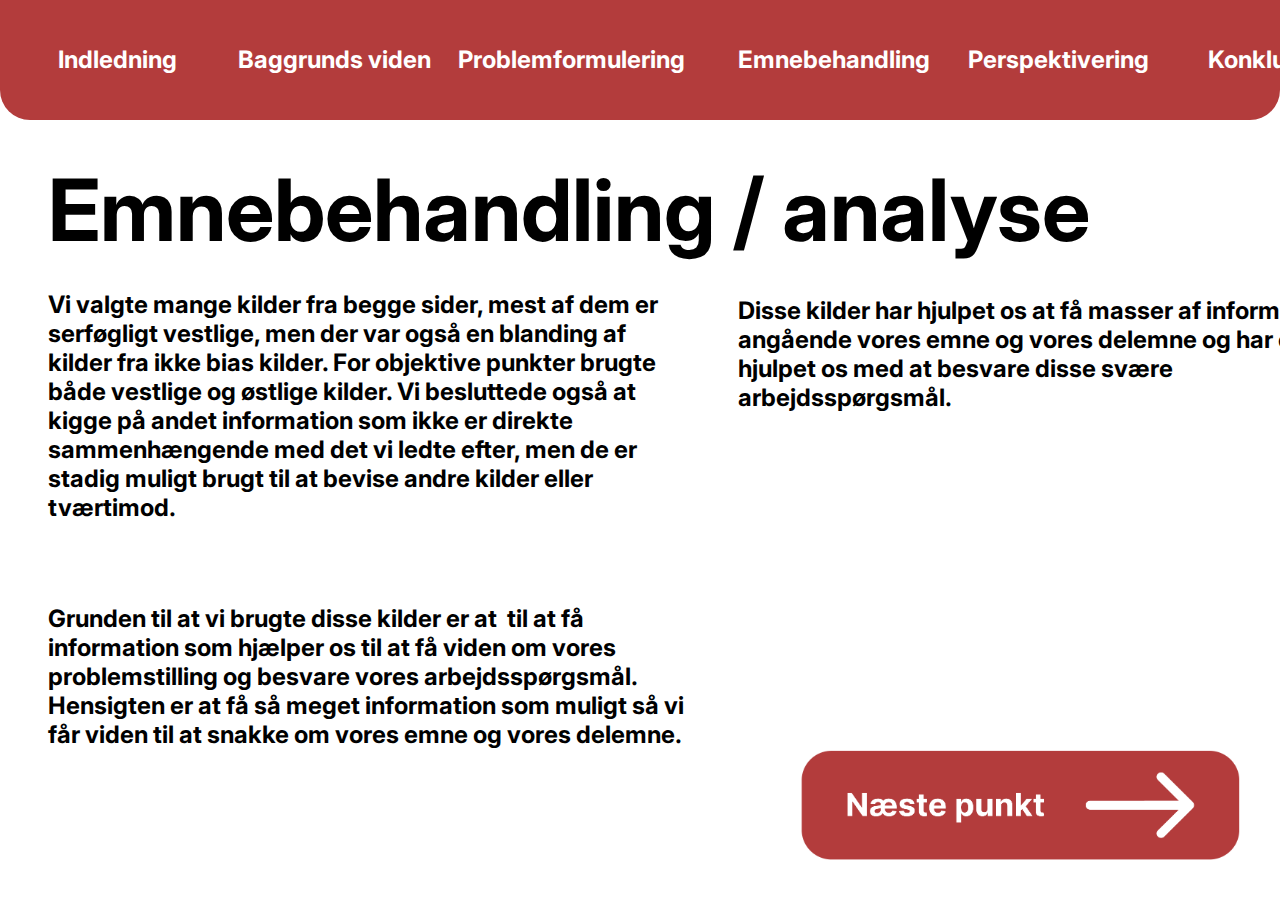
<file: analyse/analyse.html>
<!DOCTYPE html>
<html lang="en">
  <head>
    <meta charset="UTF-8" />
    <meta name="viewport" content="width=device-width, initial-scale=1.0" />
    <title>Analyse</title>
    <link rel="stylesheet" href="analyse.css" />
    <link
      rel="stylesheet"
      href="https://fonts.googleapis.com/css?family=Inter"
    />
    <link rel="preconnect" href="https://fonts.googleapis.com" />
    <link rel="preconnect" href="https://fonts.gstatic.com" crossorigin />
    <link
      href="https://fonts.googleapis.com/css2?family=Inter:wght@700&display=swap"
      rel="stylesheet"
    />
  </head>
  <body>
    <header>
      <div class="header"></div>
      <a href="/indledning/indledning.html"
        ><p class="indledning">Indledning</p></a
      >
      <a href="/baggrundsViden/baggrundsViden.html"
        ><p class="baggrundsViden">Baggrunds viden</p></a
      >
      <a href="/problemformulering/problemformulering.html"
        ><p class="problemformulering">Problemformulering</p></a
      >
      <a href="/analyse/analyse.html"
        ><p class="emnebehandling">Emnebehandling</p></a
      >
      <a href="/perspektivering/perspektivering.html"
        ><p class="perspektivering">Perspektivering</p></a
      >
      <a href="/konklusion/konklusion.html"
        ><p class="konklusion">Konklusion</p></a
      >
      <a href="/kilder/kilder.html"><p class="kilder">Kilder</p></a>
    </header>
    <h1 class="h1">Emnebehandling / analyse</h1>
    <p class="t1">
      Vi valgte mange kilder fra begge sider, mest af dem er serføgligt
      vestlige, men der var også en blanding af kilder fra ikke bias kilder. For
      objektive punkter brugte både vestlige og østlige kilder. Vi besluttede
      også at kigge på andet information som ikke er direkte sammenhængende med
      det vi ledte efter, men de er stadig muligt brugt til at bevise andre
      kilder eller tværtimod.
    </p>
    <p class="t2">
      Grunden til at vi brugte disse kilder er at  til at få information som
      hjælper os til at få viden om vores problemstilling og besvare vores
      arbejdsspørgsmål. Hensigten er at få så meget information som muligt så vi
      får viden til at snakke om vores emne og vores delemne.
    </p>
    <p class="t3">
      Disse kilder har hjulpet os at få masser af information angående vores
      emne og vores delemne og har også hjulpet os med at besvare disse svære
      arbejdsspørgsmål.  
    </p>
    <a href="/perspektivering/perspektivering.html"
      ><img class="nextPoint" src="/assets/nextPoint.png" alt=""
    /></a>
  </body>
</html>
</file>
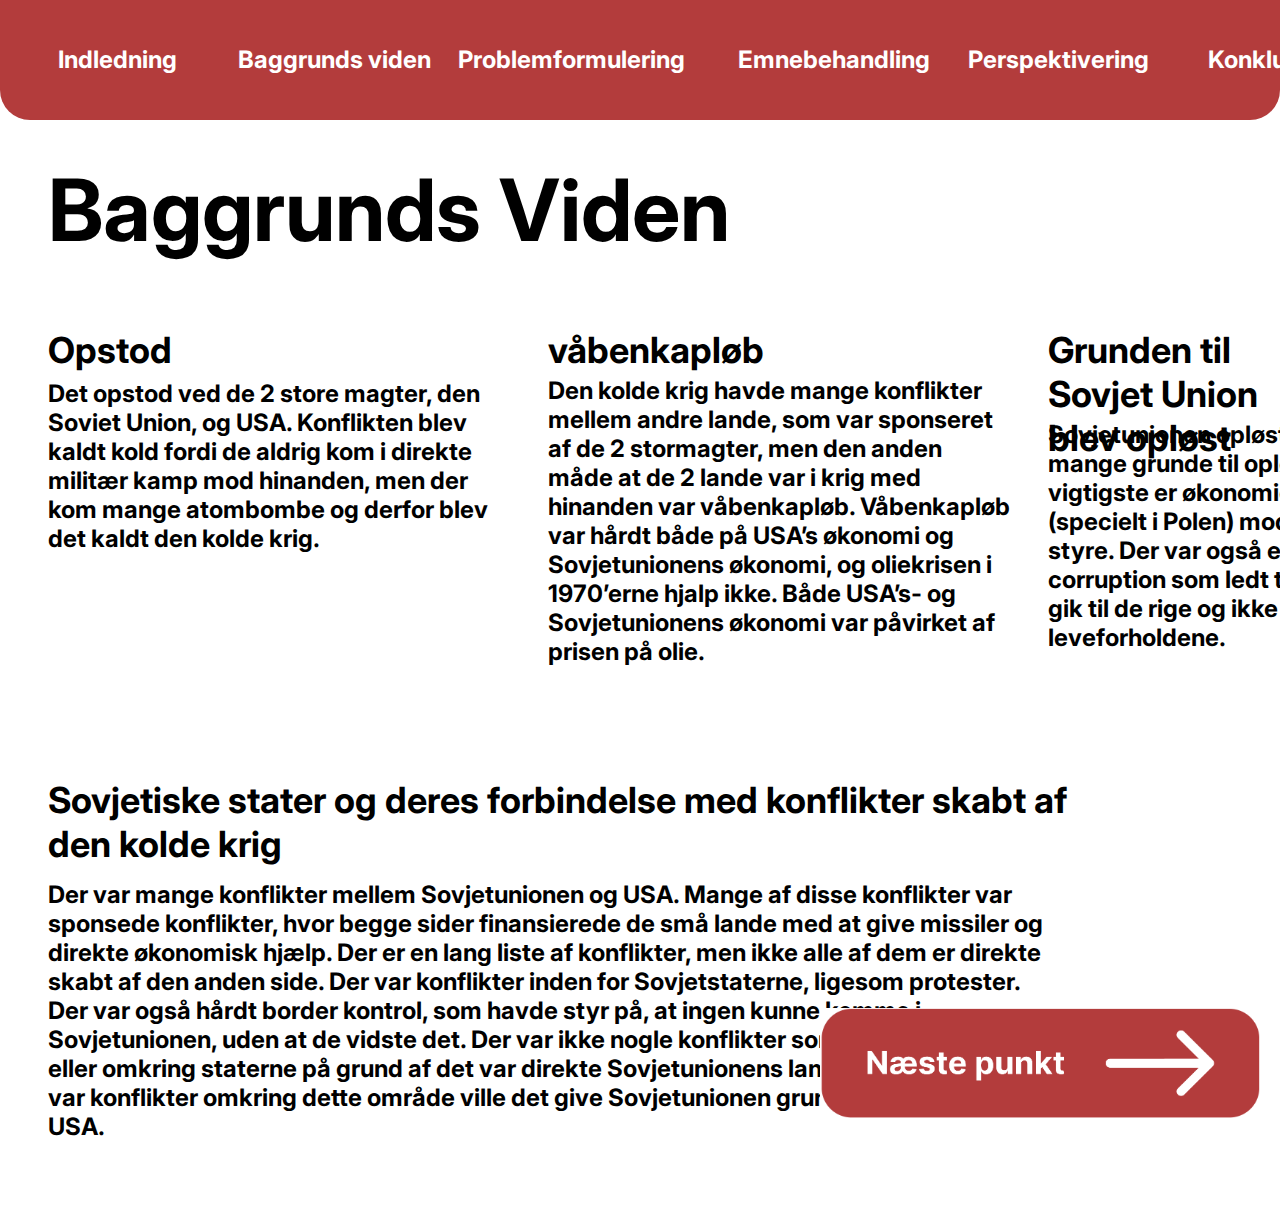
<file: baggrundsViden/baggrundsViden.html>
<!DOCTYPE html>
<html lang="en">
  <head>
    <meta charset="UTF-8" />
    <meta name="viewport" content="width=device-width, initial-scale=1.0" />
    <title>Baggrund</title>
    <link rel="stylesheet" href="baggrundsViden.css" />
    <link
      rel="stylesheet"
      href="https://fonts.googleapis.com/css?family=Inter"
    />
    <link rel="preconnect" href="https://fonts.googleapis.com" />
    <link rel="preconnect" href="https://fonts.gstatic.com" crossorigin />
    <link
      href="https://fonts.googleapis.com/css2?family=Inter:wght@700&display=swap"
      rel="stylesheet"
    />
  </head>
  <body>
    <header>
      <div class="header"></div>
      <a href="/indledning/indledning.html"
        ><p class="indledning">Indledning</p></a
      >
      <a href="/baggrundsViden/baggrundsViden.html"
        ><p class="baggrundsViden">Baggrunds viden</p></a
      >
      <a href="/problemformulering/problemformulering.html"
        ><p class="problemformulering">Problemformulering</p></a
      >
      <a href="/analyse/analyse.html"
        ><p class="emnebehandling">Emnebehandling</p></a
      >
      <a href="/perspektivering/perspektivering.html"
        ><p class="perspektivering">Perspektivering</p></a
      >
      <a href="/konklusion/konklusion.html"
        ><p class="konklusion">Konklusion</p></a
      >
      <a href="/kilder/kilder.html"><p class="kilder">Kilder</p></a>
    </header>
    <h1 class="h1">Baggrunds Viden</h1>
    <h2 class="opstod">Opstod</h2>
    <p class="opstodText">
      Det opstod ved de 2 store magter, den Soviet Union, og USA. Konflikten
      blev kaldt kold fordi de aldrig kom i direkte militær kamp mod hinanden,
      men der kom mange atombombe og derfor blev det kaldt den kolde krig. 
    </p>
    <h2 class="våbenskapløb">våbenkapløb</h2>
    <p class="våbenskapløbText">
      Den kolde krig havde mange konflikter mellem andre lande, som var
      sponseret af de 2 stormagter, men den anden måde at de 2 lande var i krig
      med hinanden var våbenkapløb. Våbenkapløb var hårdt både på USA’s økonomi
      og Sovjetunionens økonomi, og oliekrisen i 1970’erne hjalp ikke. Både
      USA’s- og Sovjetunionens økonomi var påvirket af prisen på olie.
    </p>
    <h2 class="grund">Grunden til Sovjet Union blev opløst</h2>
    <p class="grundText">
      Sovjetunionen opløst sig i 1991. Der var mange grunde til opløsningen, men
      de to vigtigste er økonomien og protesterne (specielt i Polen) mod
      kommunistisk styre. Der var også enormt meget corruption som ledt til at
      mange penge gik til de rige og ikke til at forbedre leveforholdene. 
    </p>
    <h2 class="sovjet">
      Sovjetiske stater og deres forbindelse med konflikter skabt af den kolde
      krig
    </h2>
    <p class="sovjetText">
      Der var mange konflikter mellem Sovjetunionen og USA. Mange af disse
      konflikter var sponsede konflikter, hvor begge sider finansierede de små
      lande med at give missiler og direkte økonomisk hjælp. Der er en lang
      liste af konflikter, men ikke alle af dem er direkte skabt af den anden
      side. Der var konflikter inden for Sovjetstaterne, ligesom protester. Der
      var også hårdt border kontrol, som havde styr på, at ingen kunne komme i
      Sovjetunionen, uden at de vidste det. Der var ikke nogle konflikter som
      USA skabt inde eller omkring staterne på grund af det var direkte
      Sovjetunionens land. dvs at hvis der var konflikter omkring dette område
      ville det give Sovjetunionen grund til at angribe USA.
    </p>
    <a href="/problemformulering/problemformulering.html"
      ><img class="nextPoint" src="/assets/nextPoint.png" alt=""
    /></a>
  </body>
</html>
</file>
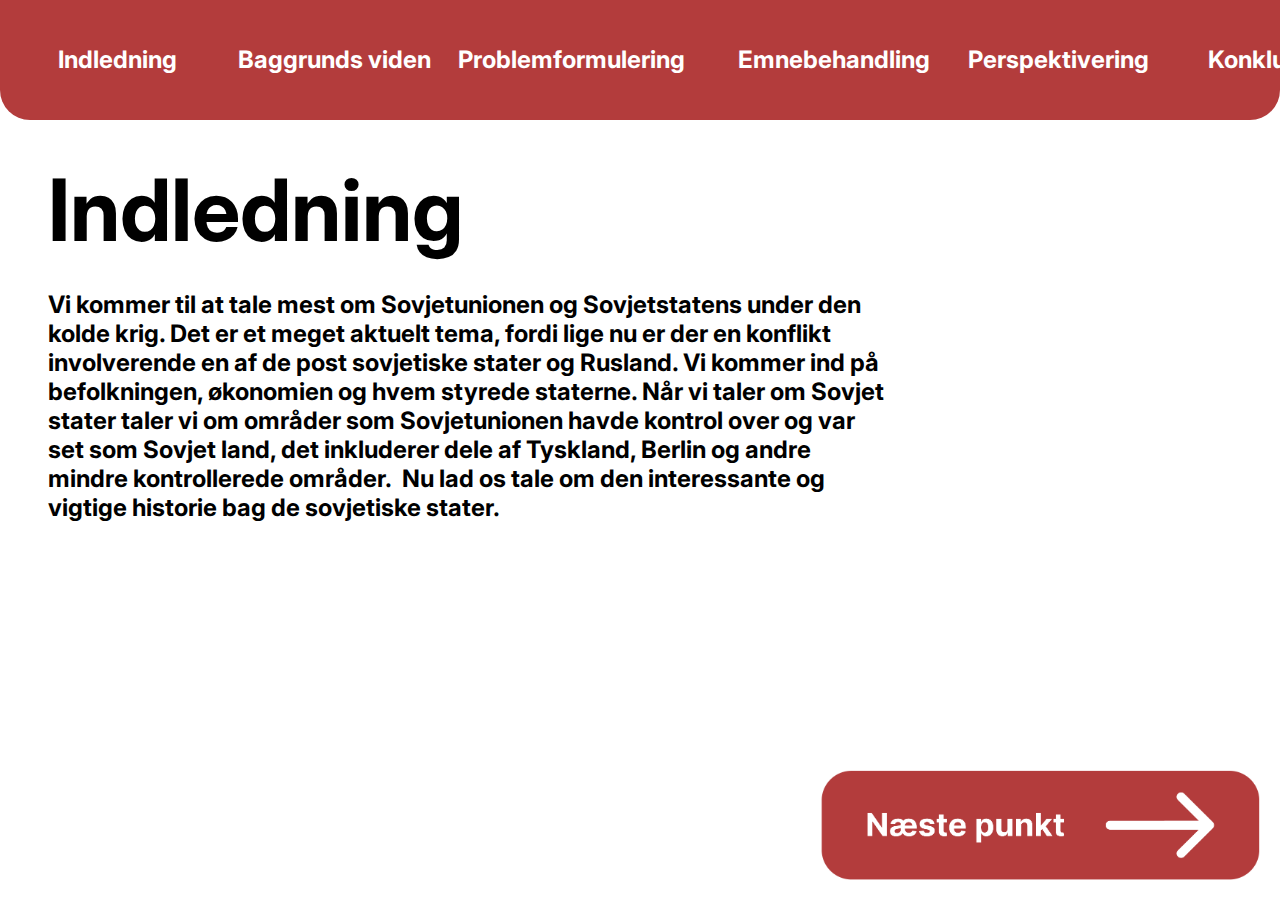
<file: indledning/indledning.html>
<!DOCTYPE html>
<html lang="en">
  <head>
    <meta charset="UTF-8" />
    <meta name="viewport" content="width=device-width, initial-scale=1.0" />
    <title>Indledning</title>
    <link rel="stylesheet" href="indledning.css" />
    <link
      rel="stylesheet"
      href="https://fonts.googleapis.com/css?family=Inter"
    />
    <link rel="preconnect" href="https://fonts.googleapis.com" />
    <link rel="preconnect" href="https://fonts.gstatic.com" crossorigin />
    <link
      href="https://fonts.googleapis.com/css2?family=Inter:wght@700&display=swap"
      rel="stylesheet"
    />
  </head>
  <body>
    <header>
      <div class="header"></div>
      <a href="/indledning/indledning.html"
        ><p class="indledning">Indledning</p></a
      >
      <a href="/baggrundsViden/baggrundsViden.html"
        ><p class="baggrundsViden">Baggrunds viden</p></a
      >
      <a href="/problemformulering/problemformulering.html"
        ><p class="problemformulering">Problemformulering</p></a
      >
      <a href="/analyse/analyse.html"
        ><p class="emnebehandling">Emnebehandling</p></a
      >
      <a href="/perspektivering/perspektivering.html"
        ><p class="perspektivering">Perspektivering</p></a
      >
      <a href="/konklusion/konklusion.html"
        ><p class="konklusion">Konklusion</p></a
      >
      <a href="/kilder/kilder.html"><p class="kilder">Kilder</p></a>
    </header>
    <h1 class="h1">Indledning</h1>
    <p class="mainText">
      Vi kommer til at tale mest om Sovjetunionen og Sovjetstatens under den
      kolde krig. Det er et meget aktuelt tema, fordi lige nu er der en konflikt
      involverende en af de post sovjetiske stater og Rusland. Vi kommer ind på
      befolkningen, økonomien og hvem styrede staterne. Når vi taler om Sovjet
      stater taler vi om områder som Sovjetunionen havde kontrol over og var set
      som Sovjet land, det inkluderer dele af Tyskland, Berlin og andre mindre
      kontrollerede områder.  Nu lad os tale om den interessante og vigtige
      historie bag de sovjetiske stater.
    </p>
    <a href="/baggrundsViden/baggrundsViden.html"
      ><img class="nextPoint" src="/assets/nextPoint.png" alt=""
    /></a>
  </body>
</html>
</file>
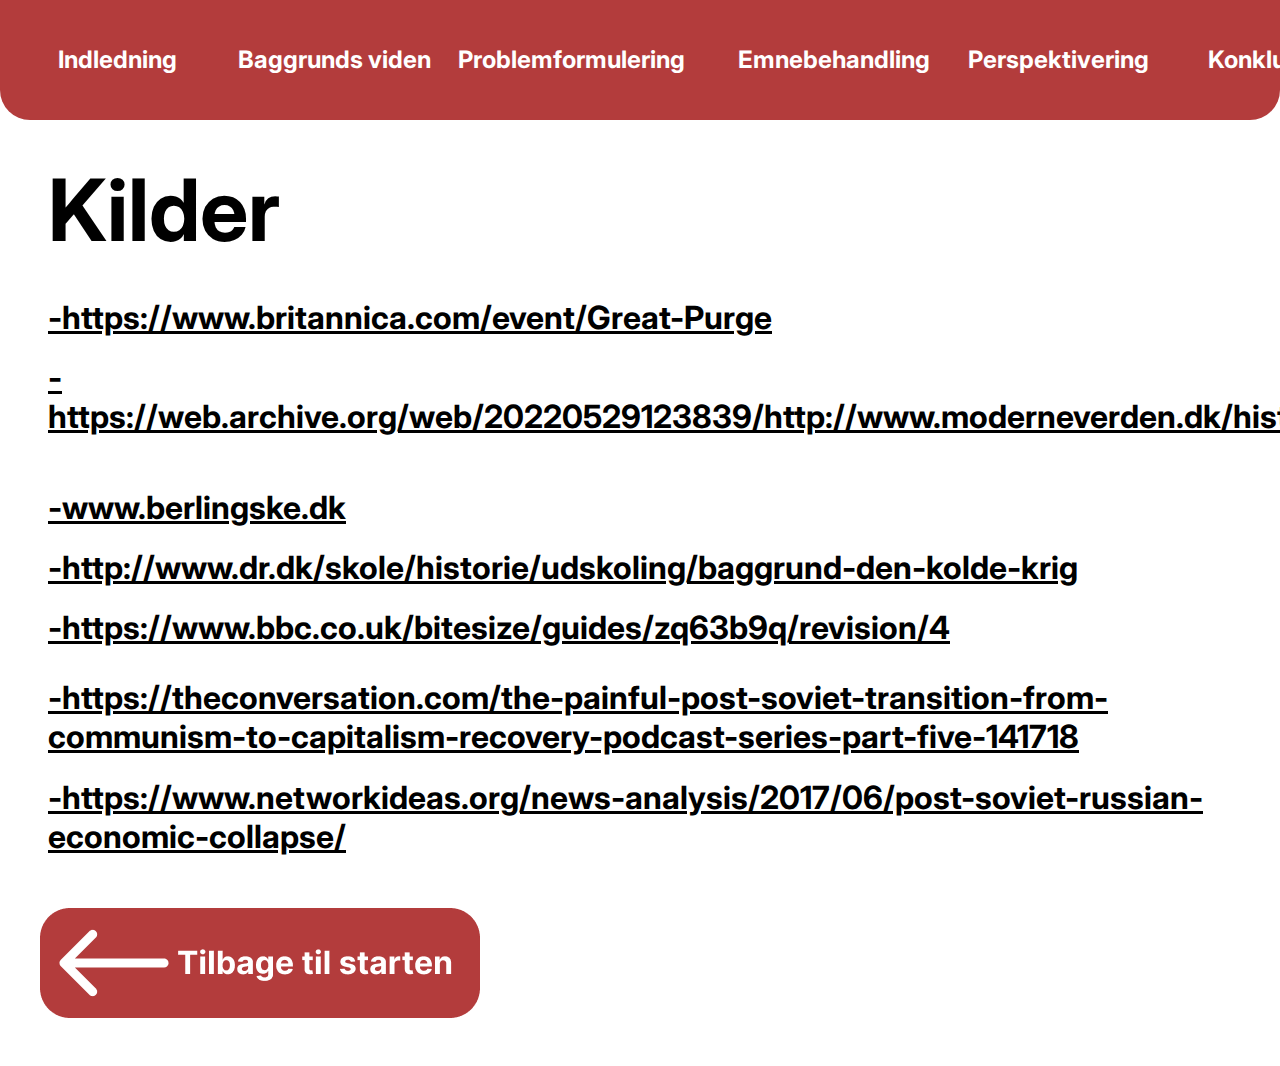
<file: kilder/kilder.html>
<!DOCTYPE html>
<html lang="en">
  <head>
    <meta charset="UTF-8" />
    <meta name="viewport" content="width=device-width, initial-scale=1.0" />
    <title>kilder</title>
    <link rel="stylesheet" href="kilder.css" />
    <link
      rel="stylesheet"
      href="https://fonts.googleapis.com/css?family=Inter"
    />
    <link rel="preconnect" href="https://fonts.googleapis.com" />
    <link rel="preconnect" href="https://fonts.gstatic.com" crossorigin />
    <link
      href="https://fonts.googleapis.com/css2?family=Inter:wght@700&display=swap"
      rel="stylesheet"
    />
  </head>
  <body>
    <header>
      <div class="header"></div>
      <a href="/indledning/indledning.html"
        ><p class="indledning">Indledning</p></a
      >
      <a href="/baggrundsViden/baggrundsViden.html"
        ><p class="baggrundsViden">Baggrunds viden</p></a
      >
      <a href="/problemformulering/problemformulering.html"
        ><p class="problemformulering">Problemformulering</p></a
      >
      <a href="/analyse/analyse.html"
        ><p class="emnebehandling">Emnebehandling</p></a
      >
      <a href="/perspektivering/perspektivering.html"
        ><p class="perspektivering">Perspektivering</p></a
      >
      <a href="/konklusion/konklusion.html"
        ><p class="konklusion">Konklusion</p></a
      >
      <a href="/kilder/kilder.html"><p class="kilder">Kilder</p></a>
    </header>
    <h1 class="h1">Kilder</h1>
    <a target="blank" href="https://www.britannica.com/event/Great-Purge "
      ><p class="link">-https://www.britannica.com/event/Great-Purge</p></a
    >
    <a
      target="blank"
      href="https://web.archive.org/web/20220529123839/http://www.moderneverden.dk/historisk_tema/moderne_verden/historie/diktaturstater_og_terror_i_det_20_aarhundrede/det_totalitaere_sovjetunionen/"
      ><p id="l2" class="link">
        -https://web.archive.org/web/20220529123839/http://www.moderneverden.dk/historisk_tema/moderne_verden/historie/diktaturstater_og_terror_i_det_20_aarhundrede/det_totalitaere_sovjetunionen/
      </p></a
    >
    <a target="blank" href="http://www.berlingske.dk"
      ><p id="l3" class="link">-www.berlingske.dk</p></a
    >
    <a
      target="blank"
      href="http://www.dr.dk/skole/historie/udskoling/baggrund-den-kolde-krig"
      ><p id="l4" class="link">
        -http://www.dr.dk/skole/historie/udskoling/baggrund-den-kolde-krig
      </p></a
    >
    <a
      target="blank"
      href="https://www.bbc.co.uk/bitesize/guides/zq63b9q/revision/4"
      ><p id="l5" class="link">
        -https://www.bbc.co.uk/bitesize/guides/zq63b9q/revision/4
      </p></a
    >
    <a
      target="blank"
      href="https://theconversation.com/the-painful-post-soviet-transition-from-communism-to-capitalism-recovery-podcast-series-part-five-141718"
      ><p id="l6" class="link">
        -https://theconversation.com/the-painful-post-soviet-transition-from-communism-to-capitalism-recovery-podcast-series-part-five-141718
      </p></a
    >
    <a
      target="blank"
      href="https://www.networkideas.org/news-analysis/2017/06/post-soviet-russian-economic-collapse/"
      ><p id="l7" class="link">
        -https://www.networkideas.org/news-analysis/2017/06/post-soviet-russian-economic-collapse/
      </p></a
    >
    <a href="/landingPage/landingPage.html"
      ><img class="nextPoint" src="/assets/back.png" alt=""
    /></a>
  </body>
</html>
</file>
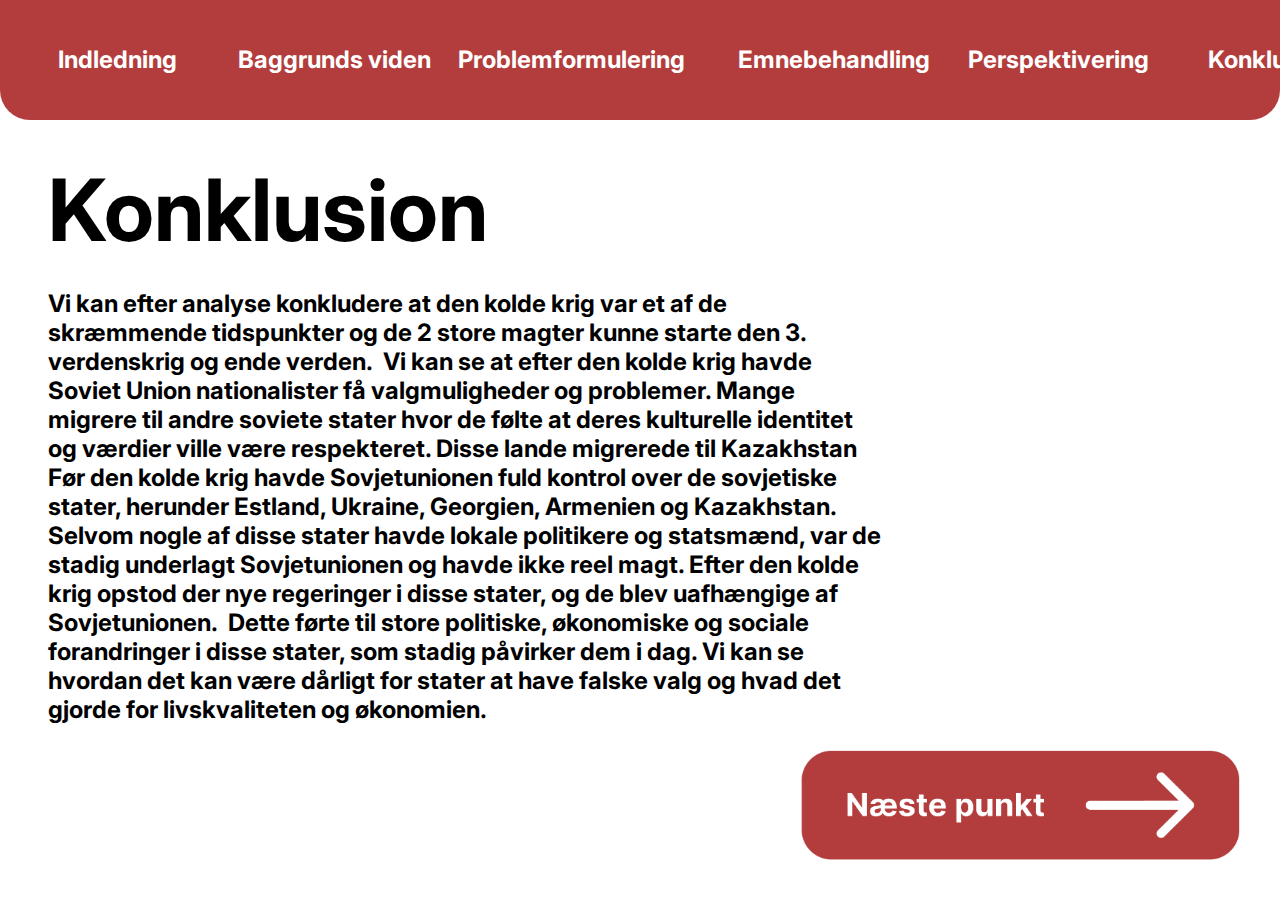
<file: konklusion/konklusion.html>
<!DOCTYPE html>
<html lang="en">
  <head>
    <meta charset="UTF-8" />
    <meta name="viewport" content="width=device-width, initial-scale=1.0" />
    <title>Konklusion</title>
    <link rel="stylesheet" href="konklusion.css" />
    <link
      rel="stylesheet"
      href="https://fonts.googleapis.com/css?family=Inter"
    />
    <link rel="preconnect" href="https://fonts.googleapis.com" />
    <link rel="preconnect" href="https://fonts.gstatic.com" crossorigin />
    <link
      href="https://fonts.googleapis.com/css2?family=Inter:wght@700&display=swap"
      rel="stylesheet"
    />
  </head>
  <body>
    <header>
      <div class="header"></div>
      <a href="/indledning/indledning.html"
        ><p class="indledning">Indledning</p></a
      >
      <a href="/baggrundsViden/baggrundsViden.html"
        ><p class="baggrundsViden">Baggrunds viden</p></a
      >
      <a href="/problemformulering/problemformulering.html"
        ><p class="problemformulering">Problemformulering</p></a
      >
      <a href="/analyse/analyse.html"
        ><p class="emnebehandling">Emnebehandling</p></a
      >
      <a href="/perspektivering/perspektivering.html"
        ><p class="perspektivering">Perspektivering</p></a
      >
      <a href="/konklusion/konklusion.html"
        ><p class="konklusion">Konklusion</p></a
      >
      <a href="/kilder/kilder.html"><p class="kilder">Kilder</p></a>
    </header>
    <h1 class="h1">Konklusion</h1>
    <p class="mainText">
      Vi kan efter analyse konkludere at den kolde krig var et af de skræmmende
      tidspunkter og de 2 store magter kunne starte den 3. verdenskrig og ende
      verden.  Vi kan se at efter den kolde krig havde Soviet Union
      nationalister få valgmuligheder og problemer. Mange migrere til andre
      soviete stater hvor de følte at deres kulturelle identitet og værdier
      ville være respekteret. Disse lande migrerede til Kazakhstan  Før den
      kolde krig havde Sovjetunionen fuld kontrol over de sovjetiske stater,
      herunder Estland, Ukraine, Georgien, Armenien og Kazakhstan. Selvom nogle
      af disse stater havde lokale politikere og statsmænd, var de stadig
      underlagt Sovjetunionen og havde ikke reel magt. Efter den kolde krig
      opstod der nye regeringer i disse stater, og de blev uafhængige af
      Sovjetunionen.  Dette førte til store politiske, økonomiske og sociale
      forandringer i disse stater, som stadig påvirker dem i dag. Vi kan se
      hvordan det kan være dårligt for stater at have falske valg og hvad det
      gjorde for livskvaliteten og økonomien.
    </p>
    <a href="/kilder/kilder.html"
      ><img class="nextPoint" src="/assets/nextPoint.png" alt=""
    /></a>
  </body>
</html>
</file>
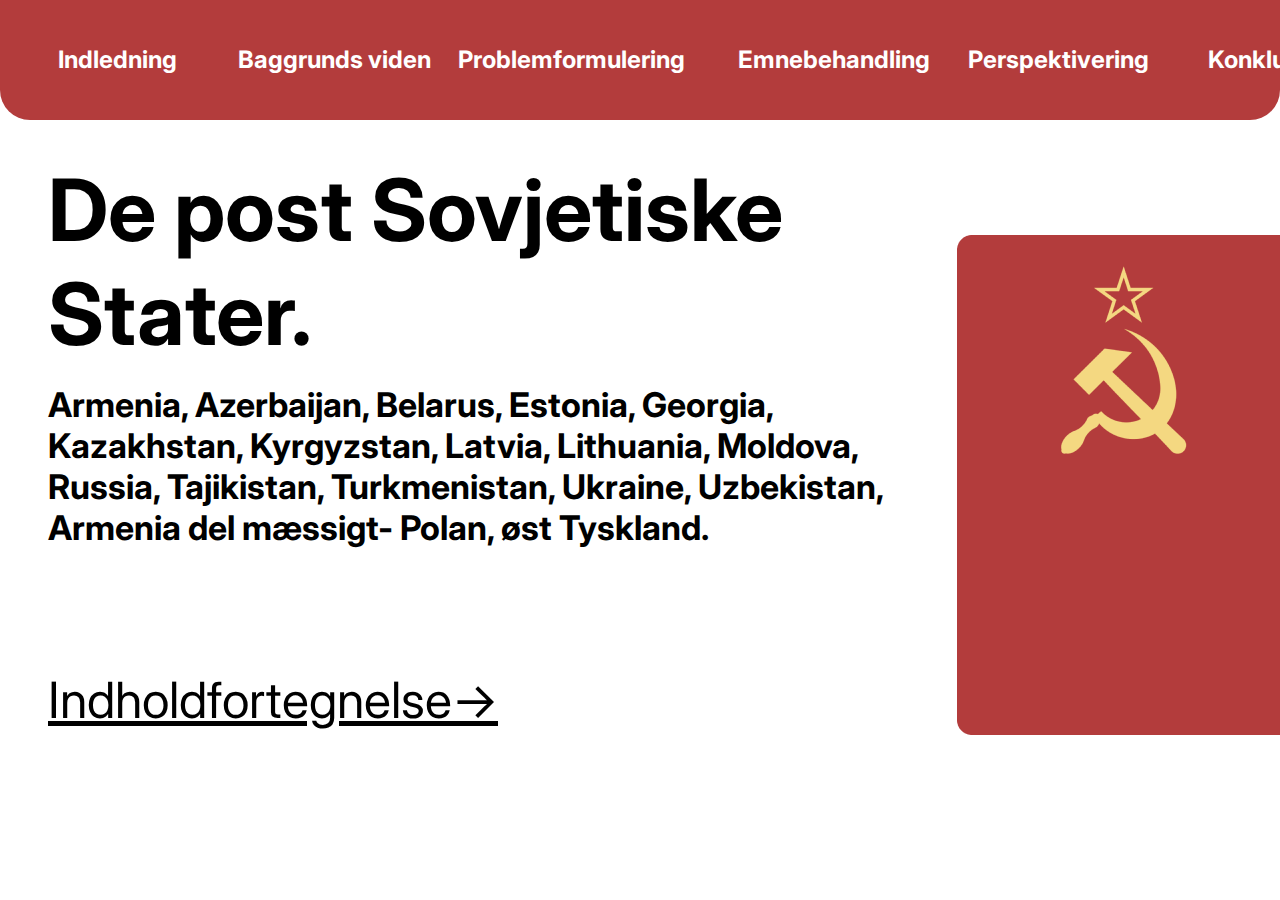
<file: landingPage/landingPage.html>
<!DOCTYPE html>
<html lang="en">
  <head>
    <meta charset="UTF-8" />
    <meta name="viewport" content="width=device-width, initial-scale=1.0" />
    <title>Front Page</title>
    <link rel="stylesheet" href="landingPage.css" />
    <link
      rel="stylesheet"
      href="https://fonts.googleapis.com/css?family=Inter"
    />
    <link rel="preconnect" href="https://fonts.googleapis.com" />
    <link rel="preconnect" href="https://fonts.gstatic.com" crossorigin />
    <link
      href="https://fonts.googleapis.com/css2?family=Inter:wght@700&display=swap"
      rel="stylesheet"
    />
  </head>
  <body>
    <header>
      <div class="header"></div>
      <a href="/indledning/indledning.html"
        ><p class="indledning">Indledning</p></a
      >
      <a href="/baggrundsViden/baggrundsViden.html"
        ><p class="baggrundsViden">Baggrunds viden</p></a
      >
      <a href="/problemformulering/problemformulering.html"
        ><p class="problemformulering">Problemformulering</p></a
      >
      <a href="/analyse/analyse.html"
        ><p class="emnebehandling">Emnebehandling</p></a
      >
      <a href="/perspektivering/perspektivering.html"
        ><p class="perspektivering">Perspektivering</p></a
      >
      <a href="/konklusion/konklusion.html"
        ><p class="konklusion">Konklusion</p></a
      >
      <a href="/kilder/kilder.html"><p class="kilder">Kilder</p></a>
    </header>

    <h1 class="h1">De post Sovjetiske Stater.</h1>
    <p class="countries">
      Armenia, Azerbaijan, Belarus, Estonia, Georgia, Kazakhstan, Kyrgyzstan,
      Latvia, Lithuania, Moldova, Russia, Tajikistan, Turkmenistan, Ukraine,
      Uzbekistan, Armenia del mæssigt- Polan, øst Tyskland.
    </p>

    <a href="/indholdfortegnelse/inholdfortegnelse.html"
      ><p class="infoNext">Indholdfortegnelse→</p></a
    >
    <img class="flag" src="/assets/Flag_of_the_Soviet_Union 1.png" alt="" />
  </body>
</html>
</file>
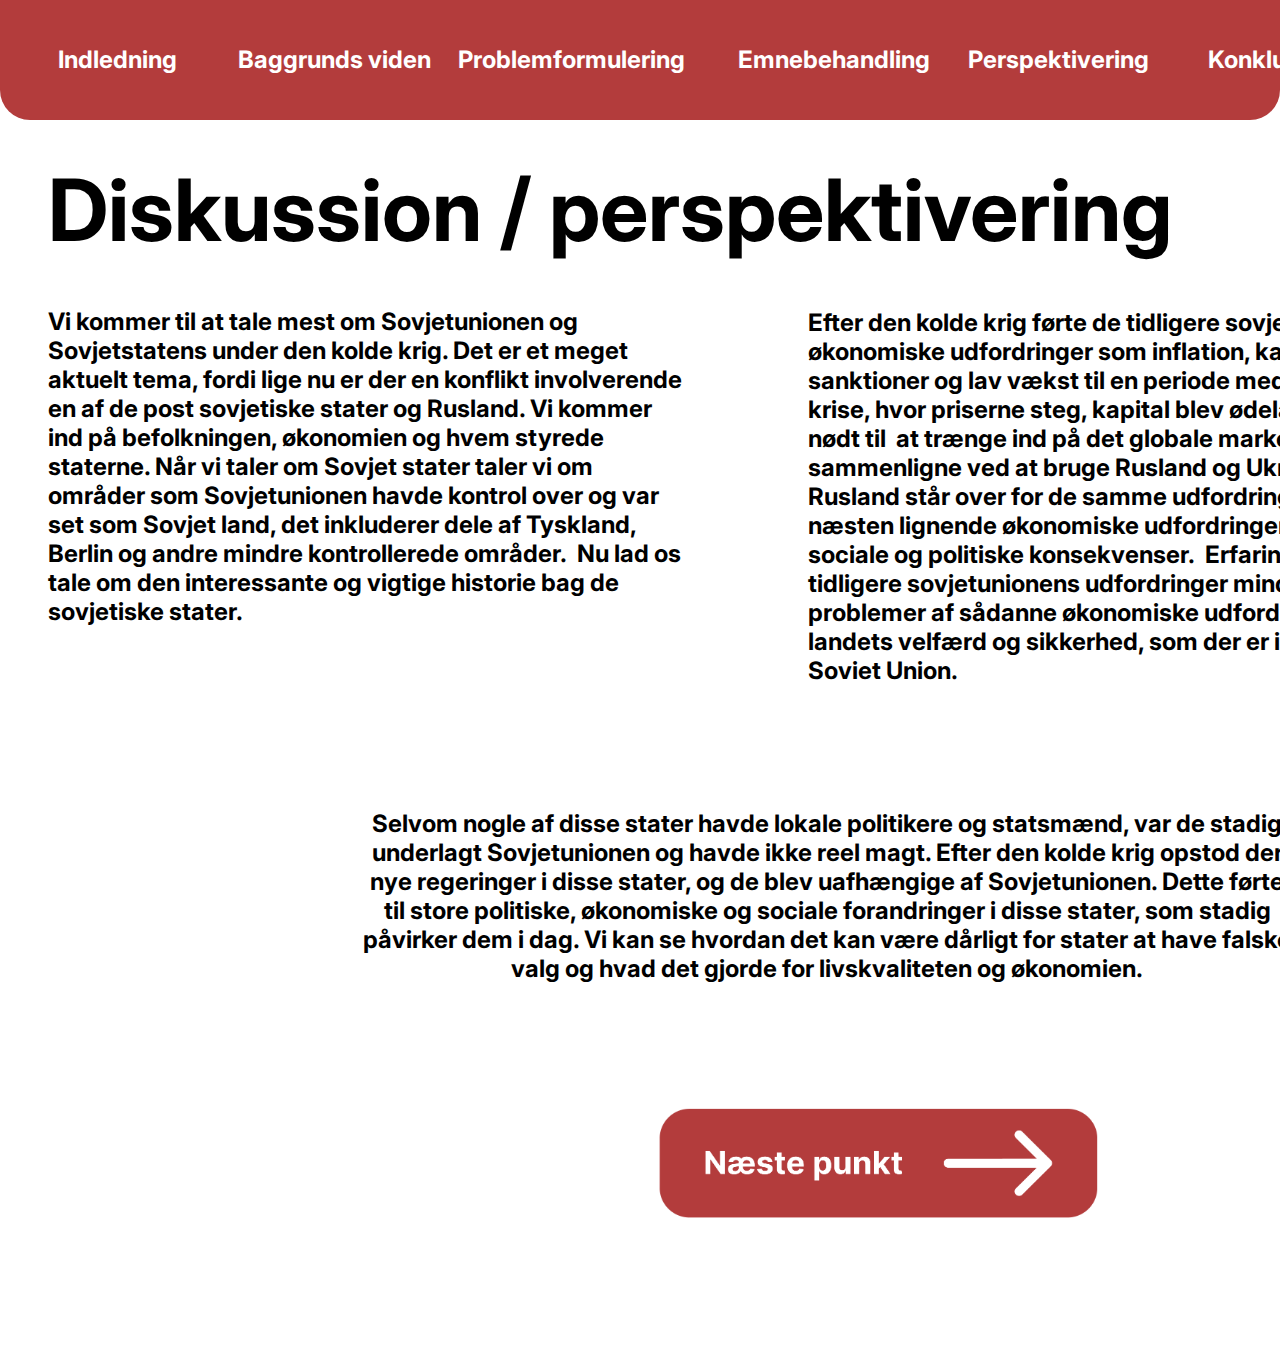
<file: perspektivering/perspektivering.html>
<!DOCTYPE html>
<html lang="en">
  <head>
    <meta charset="UTF-8" />
    <meta name="viewport" content="width=device-width, initial-scale=1.0" />
    <title>perspektivering</title>
    <link rel="stylesheet" href="perspektivering.css" />
    <link
      rel="stylesheet"
      href="https://fonts.googleapis.com/css?family=Inter"
    />
    <link rel="preconnect" href="https://fonts.googleapis.com" />
    <link rel="preconnect" href="https://fonts.gstatic.com" crossorigin />
    <link
      href="https://fonts.googleapis.com/css2?family=Inter:wght@700&display=swap"
      rel="stylesheet"
    />
  </head>
  <body>
    <header>
      <div class="header"></div>
      <a href="/indledning/indledning.html"
        ><p class="indledning">Indledning</p></a
      >
      <a href="/baggrundsViden/baggrundsViden.html"
        ><p class="baggrundsViden">Baggrunds viden</p></a
      >
      <a href="/problemformulering/problemformulering.html"
        ><p class="problemformulering">Problemformulering</p></a
      >
      <a href="/analyse/analyse.html"
        ><p class="emnebehandling">Emnebehandling</p></a
      >
      <a href="/perspektivering/perspektivering.html"
        ><p class="perspektivering">Perspektivering</p></a
      >
      <a href="/konklusion/konklusion.html"
        ><p class="konklusion">Konklusion</p></a
      >
      <a href="/kilder/kilder.html"><p class="kilder">Kilder</p></a>
    </header>
    <h1 class="h1">Diskussion / perspektivering</h1>
    <p class="t1">
      Vi kommer til at tale mest om Sovjetunionen og Sovjetstatens under den
      kolde krig. Det er et meget aktuelt tema, fordi lige nu er der en konflikt
      involverende en af de post sovjetiske stater og Rusland. Vi kommer ind på
      befolkningen, økonomien og hvem styrede staterne. Når vi taler om Sovjet
      stater taler vi om områder som Sovjetunionen havde kontrol over og var set
      som Sovjet land, det inkluderer dele af Tyskland, Berlin og andre mindre
      kontrollerede områder.  Nu lad os tale om den interessante og vigtige
      historie bag de sovjetiske stater.
    </p>
    <p class="t2">
      Efter den kolde krig førte de tidligere sovjetstaters økonomiske
      udfordringer som inflation, kapitalflugt, sanktioner og lav vækst til en
      periode med økonomisk krise, hvor priserne steg, kapital blev ødelagt, og
      de var nødt til  at trænge ind på det globale marked . Det kan vi
      sammenligne ved at bruge Rusland og Ukraine, krigen Rusland står over for
      de samme udfordringer, og har næsten lignende økonomiske udfordringer med
      både sociale og politiske konsekvenser.  Erfaringerne fra de tidligere
      sovjetunionens udfordringer minder os om de problemer af sådanne
      økonomiske udfordringer på landets velfærd og sikkerhed, som der er i
      Rusland og i Soviet Union. 
    </p>
    <p class="t3">
      Selvom nogle af disse stater havde lokale politikere og statsmænd, var de
      stadig underlagt Sovjetunionen og havde ikke reel magt. Efter den kolde
      krig opstod der nye regeringer i disse stater, og de blev uafhængige af
      Sovjetunionen. Dette førte til store politiske, økonomiske og sociale
      forandringer i disse stater, som stadig påvirker dem i dag. Vi kan se
      hvordan det kan være dårligt for stater at have falske valg og hvad det
      gjorde for livskvaliteten og økonomien.
    </p>
    <a href="/konklusion/konklusion.html"
      ><img class="nextPoint" src="/assets/nextPoint.png" alt=""
    /></a>
  </body>
</html>
</file>
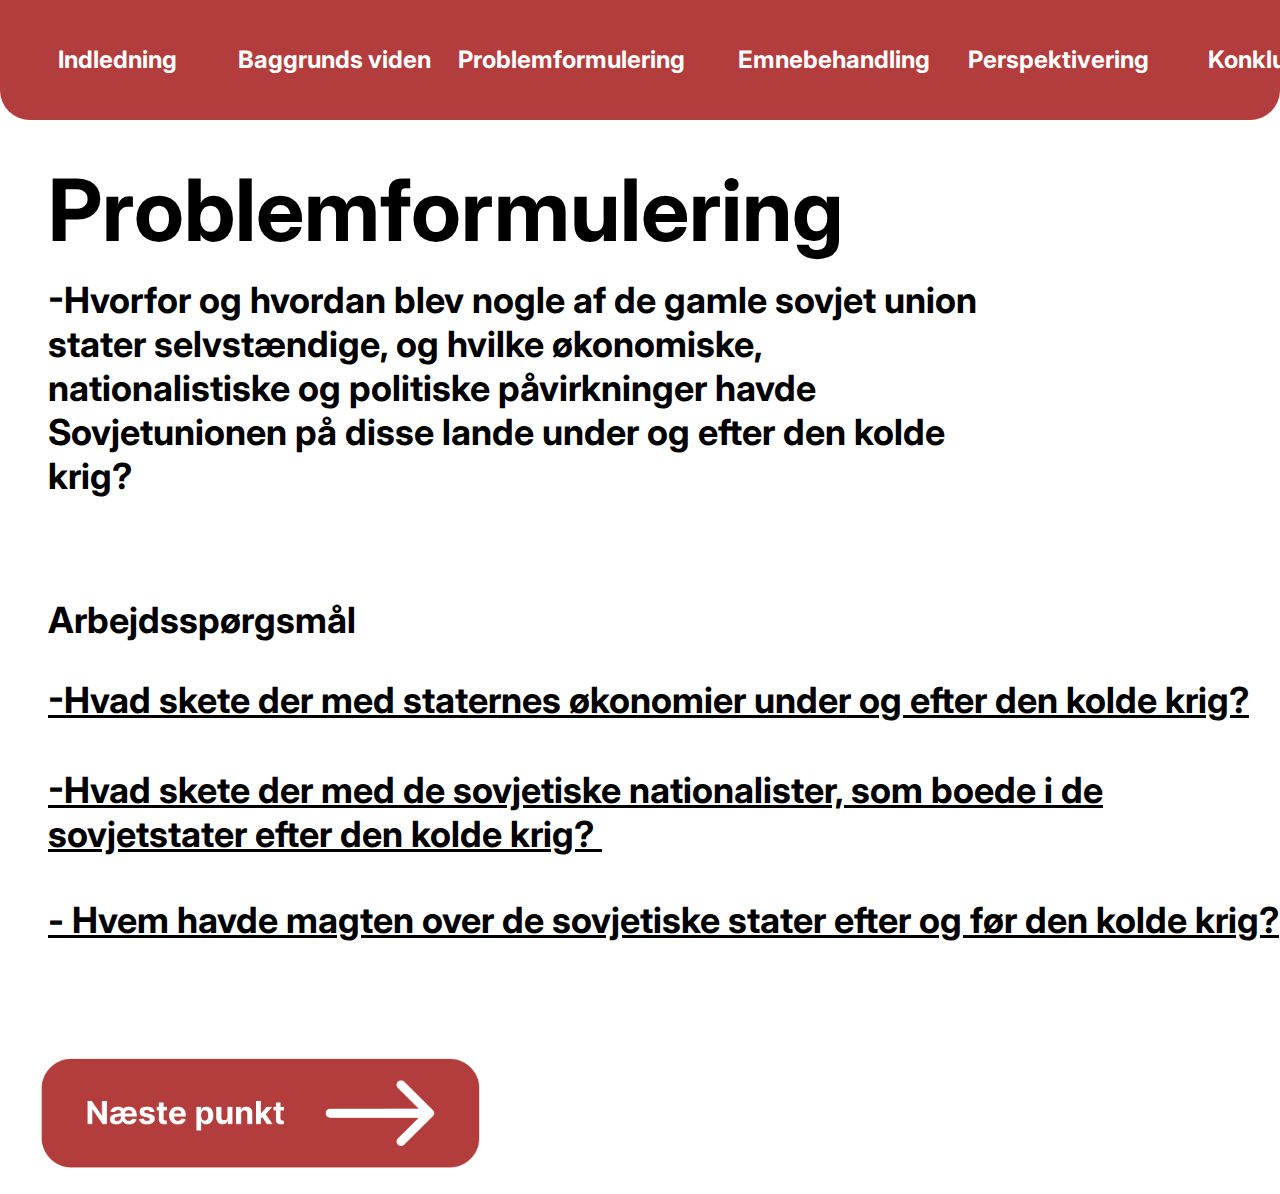
<file: problemformulering/problemformulering.html>
<!DOCTYPE html>
<html lang="en">
  <head>
    <meta charset="UTF-8" />
    <meta name="viewport" content="width=device-width, initial-scale=1.0" />
    <title>problemformulering</title>
    <link rel="stylesheet" href="problemformulering.css" />
    <link
      rel="stylesheet"
      href="https://fonts.googleapis.com/css?family=Inter"
    />
    <link rel="preconnect" href="https://fonts.googleapis.com" />
    <link rel="preconnect" href="https://fonts.gstatic.com" crossorigin />
    <link
      href="https://fonts.googleapis.com/css2?family=Inter:wght@700&display=swap"
      rel="stylesheet"
    />
  </head>
  <body>
    <header>
      <div class="header"></div>
      <a href="/indledning/indledning.html"
        ><p class="indledning">Indledning</p></a
      >
      <a href="/baggrundsViden/baggrundsViden.html"
        ><p class="baggrundsViden">Baggrunds viden</p></a
      >
      <a href="/problemformulering/problemformulering.html"
        ><p class="problemformulering">Problemformulering</p></a
      >
      <a href="/analyse/analyse.html"
        ><p class="emnebehandling">Emnebehandling</p></a
      >
      <a href="/perspektivering/perspektivering.html"
        ><p class="perspektivering">Perspektivering</p></a
      >
      <a href="/konklusion/konklusion.html"
        ><p class="konklusion">Konklusion</p></a
      >
      <a href="/kilder/kilder.html"><p class="kilder">Kilder</p></a>
    </header>
    <h1 class="h1">Problemformulering</h1>
    <p class="problemstilling">
      -Hvorfor og hvordan blev nogle af de gamle sovjet union stater
      selvstændige, og hvilke økonomiske, nationalistiske og politiske
      påvirkninger havde Sovjetunionen på disse lande under og efter den kolde
      krig?
    </p>
    <p class="arbejdsspørgsmål">Arbejdsspørgsmål</p>
    <a href="økonomi/økonomi.html"
      ><p class="sp1">
        -Hvad skete der med staternes økonomier under og efter den kolde krig?
      </p></a
    >
    <a href="nationalister/nationalister.html"
      ><p class="sp2">
        -Hvad skete der med de sovjetiske nationalister, som boede i de
        sovjetstater efter den kolde krig? 
      </p></a
    >
    <a href="magten/magten.html"
      ><p class="sp3">
        - Hvem havde magten over de sovjetiske stater efter og før den kolde
        krig?
      </p></a
    >
    <a href="økonomi/økonomi.html"
      ><img class="nextPoint" src="/assets/nextPoint.png" alt=""
    /></a>
  </body>
</html>
</file>
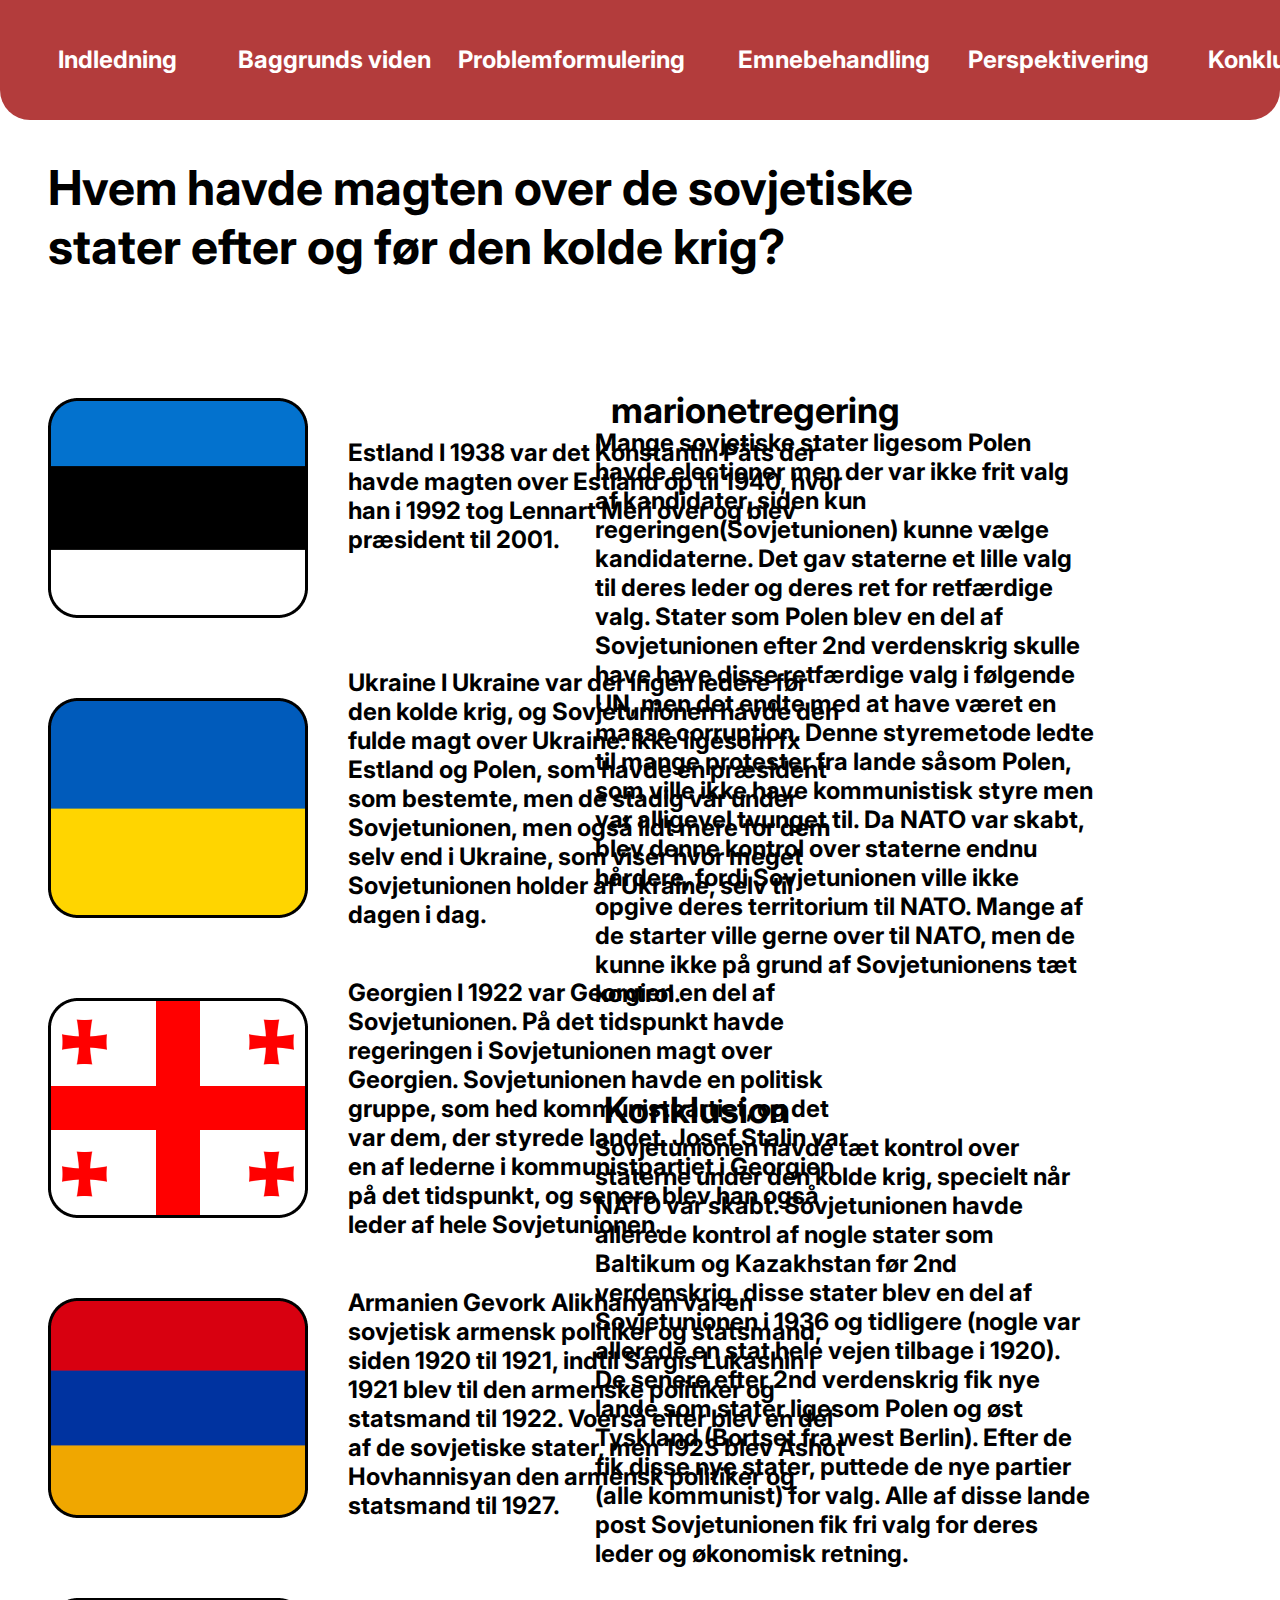
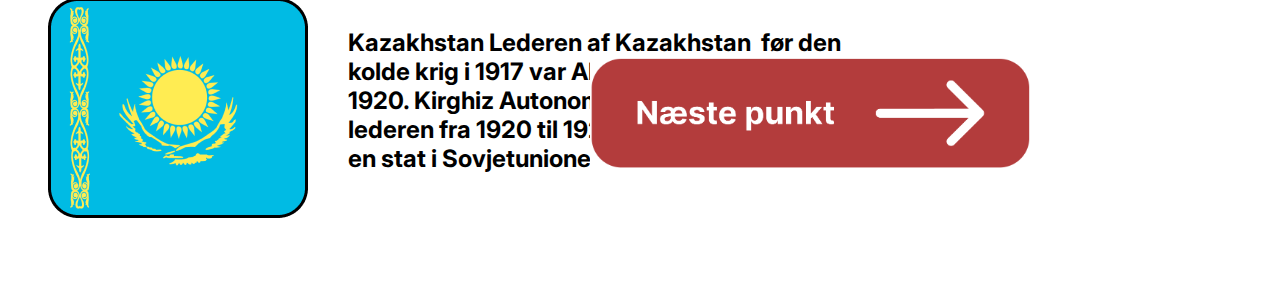
<file: problemformulering/magten/magten.html>
<!DOCTYPE html>
<html lang="en">
  <head>
    <meta charset="UTF-8" />
    <meta name="viewport" content="width=device-width, initial-scale=1.0" />
    <title>Magten</title>
    <link rel="stylesheet" href="magten.css" />
    <link
      rel="stylesheet"
      href="https://fonts.googleapis.com/css?family=Inter"
    />
    <link rel="preconnect" href="https://fonts.googleapis.com" />
    <link rel="preconnect" href="https://fonts.gstatic.com" crossorigin />
    <link
      href="https://fonts.googleapis.com/css2?family=Inter:wght@700&display=swap"
      rel="stylesheet"
    />
  </head>
  <body>
    <header>
      <div class="header"></div>
      <a href="/indledning/indledning.html"
        ><p class="indledning">Indledning</p></a
      >
      <a href="/baggrundsViden/baggrundsViden.html"
        ><p class="baggrundsViden">Baggrunds viden</p></a
      >
      <a href="/problemformulering/problemformulering.html"
        ><p class="problemformulering">Problemformulering</p></a
      >
      <a href="/analyse/analyse.html"
        ><p class="emnebehandling">Emnebehandling</p></a
      >
      <a href="/perspektivering/perspektivering.html"
        ><p class="perspektivering">Perspektivering</p></a
      >
      <a href="/konklusion/konklusion.html"
        ><p class="konklusion">Konklusion</p></a
      >
      <a href="/kilder/kilder.html"><p class="kilder">Kilder</p></a>
    </header>

    <h2 class="h2">
      Hvem havde magten over de sovjetiske stater efter og før den kolde krig?
    </h2>

    <img class="est" src="/assets/est.png" alt="" />
    <p class="estT">
      Estland I 1938 var det Konstantin Päts der havde magten over Estland op
      til 1940, hvor han i 1992 tog Lennart Meri over og blev præsident til
      2001. 
    </p>

    <img class="ukr" src="/assets/ukra.png" alt="" />
    <p class="ukrT">
      Ukraine I Ukraine var der ingen ledere før den kolde krig, og
      Sovjetunionen havde den fulde magt over Ukraine. Ikke ligesom fx Estland
      og Polen, som havde en præsident som bestemte, men de stadig var under
      Sovjetunionen, men også lidt mere for dem selv end i Ukraine, som viser
      hvor meget Sovjetunionen holder af Ukraine, selv til dagen i dag.
    </p>

    <img class="gor" src="/assets/gorg.png" alt="" />
    <p class="gorT">
      Georgien I 1922 var Georgien en del af Sovjetunionen. På det tidspunkt
      havde regeringen i Sovjetunionen magt over Georgien. Sovjetunionen havde
      en politisk gruppe, som hed kommunistpartiet, og det var dem, der styrede
      landet. Josef Stalin var en af lederne i kommunistpartiet i Georgien på
      det tidspunkt, og senere blev han også leder af hele Sovjetunionen.
    </p>

    <img class="arm" src="/assets/arm.png" alt="" />
    <p class="armT">
      Armanien Gevork Alikhanyan var en sovjetisk armensk politiker og
      statsmand, siden 1920 til 1921, indtil Sargis Lukashin i 1921 blev til den
      armenske politiker og statsmand til 1922. Voerså efter blev en del af de
      sovjetiske stater, men 1923 blev Ashot Hovhannisyan den armensk politiker
      og statsmand til 1927.
    </p>

    <img class="kaz" src="/assets/kaza.png" alt="" />
    <p class="kazT">
      Kazakhstan Lederen af Kazakhstan  før den kolde krig i 1917 var Alash
      Autonomy til 1920. Kirghiz Autonomous tog over og blev lederen fra 1920
      til 1925, men i 1922 blev det en stat i Sovjetunionen.
    </p>

    <h3 class="h3" id="mario">marionetregering</h3>
    <p class="t1">
      Mange sovjetiske stater ligesom Polen havde electioner men der var ikke
      frit valg af kandidater, siden kun regeringen(Sovjetunionen) kunne vælge
      kandidaterne. Det gav staterne et lille valg til deres leder og deres ret
      for retfærdige valg. Stater som Polen blev en del af Sovjetunionen efter
      2nd verdenskrig skulle have have disse retfærdige valg i følgende UN, men
      det endte med at have været en masse corruption. Denne styremetode ledte
      til mange protester fra lande såsom Polen, som ville ikke have
      kommunistisk styre men var alligevel tvunget til. Da NATO var skabt, blev
      denne kontrol over staterne endnu hårdere, fordi Sovjetunionen ville ikke
      opgive deres territorium til NATO. Mange af de starter ville gerne over
      til NATO, men de kunne ikke på grund af Sovjetunionens tæt kontrol.
    </p>
    <h3 class="h3" id="konk">Konklusion</h3>
    <pc class="t2"
      >Sovjetunionen havde tæt kontrol over staterne under den kolde krig,
      specielt når NATO var skabt. Sovjetunionen havde allerede kontrol af nogle
      stater som Baltikum og Kazakhstan før 2nd verdenskrig, disse stater blev
      en del af Sovjetunionen i 1936 og tidligere (nogle var allerede en stat
      hele vejen tilbage i 1920). De senere efter 2nd verdenskrig fik nye lande
      som stater ligesom Polen og øst Tyskland (Bortset fra west Berlin). Efter
      de fik disse nye stater, puttede de nye partier (alle kommunist) for valg.
      Alle af disse lande post Sovjetunionen fik fri valg for deres leder og
      økonomisk retning.</pc
    >
    <a href="/analyse/analyse.html"
      ><img class="nextPoint" src="/assets/nextPoint.png" alt=""
    /></a>
  </body>
</html>
</file>
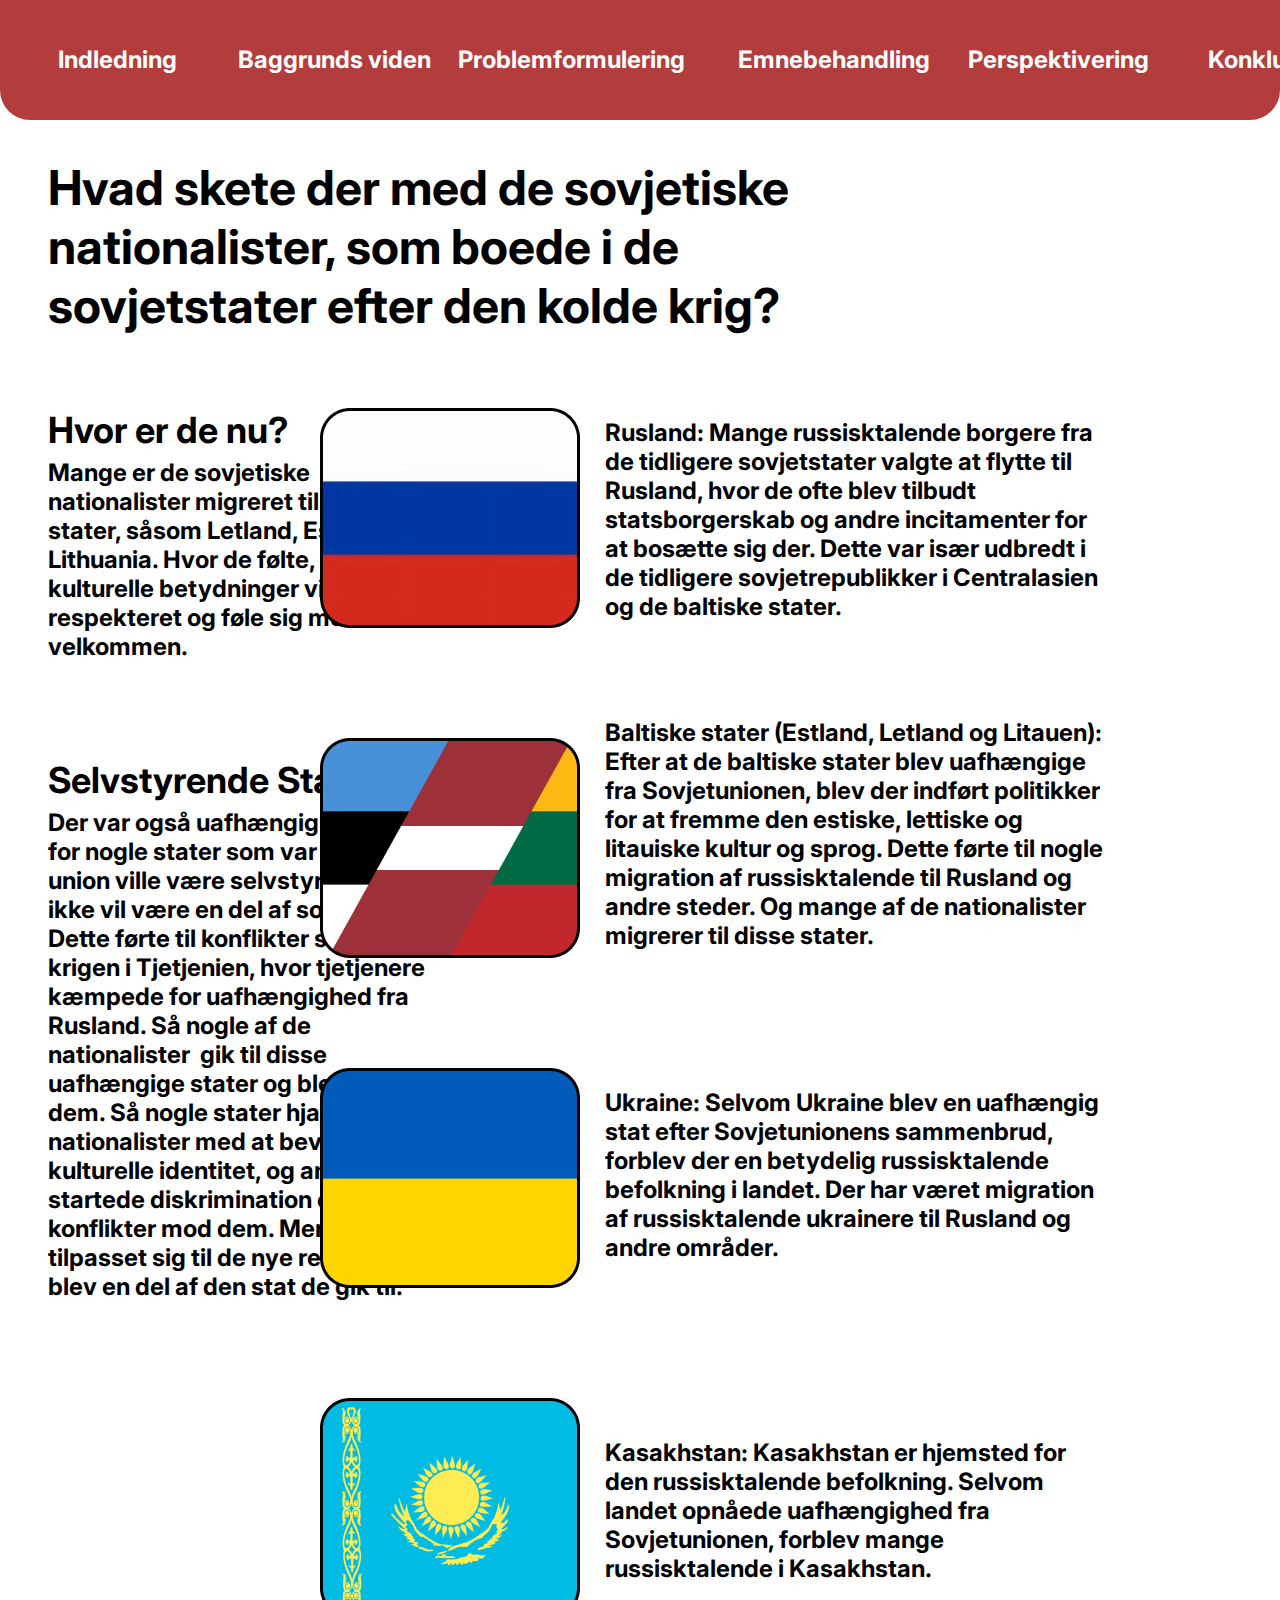
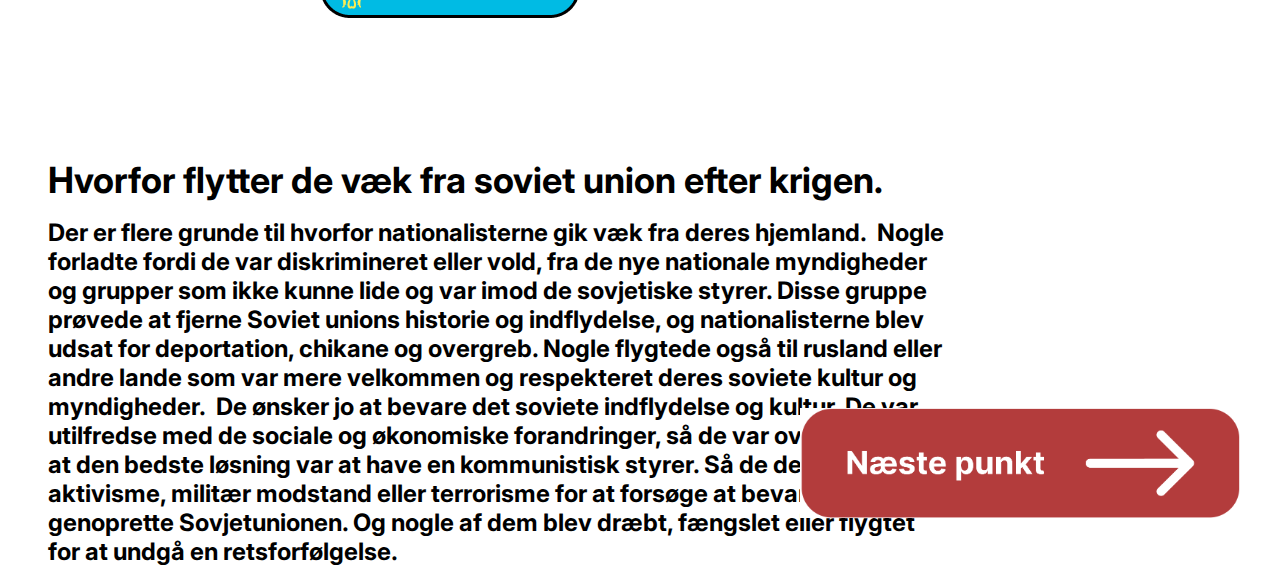
<file: problemformulering/nationalister/nationalister.html>
<!DOCTYPE html>
<html lang="en">
  <head>
    <meta charset="UTF-8" />
    <meta name="viewport" content="width=device-width, initial-scale=1.0" />
    <title>nationalister</title>
    <link rel="stylesheet" href="nationalister.css" />
    <link
      rel="stylesheet"
      href="https://fonts.googleapis.com/css?family=Inter"
    />
    <link rel="preconnect" href="https://fonts.googleapis.com" />
    <link rel="preconnect" href="https://fonts.gstatic.com" crossorigin />
    <link
      href="https://fonts.googleapis.com/css2?family=Inter:wght@700&display=swap"
      rel="stylesheet"
    />
  </head>
  <body>
    <header>
      <div class="header"></div>
      <a href="/indledning/indledning.html"
        ><p class="indledning">Indledning</p></a
      >
      <a href="/baggrundsViden/baggrundsViden.html"
        ><p class="baggrundsViden">Baggrunds viden</p></a
      >
      <a href="/problemformulering/problemformulering.html"
        ><p class="problemformulering">Problemformulering</p></a
      >
      <a href="/analyse/analyse.html"
        ><p class="emnebehandling">Emnebehandling</p></a
      >
      <a href="/perspektivering/perspektivering.html"
        ><p class="perspektivering">Perspektivering</p></a
      >
      <a href="/konklusion/konklusion.html"
        ><p class="konklusion">Konklusion</p></a
      >
      <a href="/kilder/kilder.html"><p class="kilder">Kilder</p></a>
    </header>

    <h2 class="h2">
      Hvad skete der med de sovjetiske nationalister, som boede i de
      sovjetstater efter den kolde krig?
    </h2>
    <h3 class="h3" id="t1">Hvor er de nu?</h3>
    <p class="t1t">
      Mange er de sovjetiske nationalister migreret til de andre stater, såsom
      Letland, Estland og Lithuania. Hvor de følte, at deres kulturelle
      betydninger ville blive respekteret og føle sig mere velkommen.
    </p>
    <h3 class="h3" id="t2">Selvstyrende Stater</h3>
    <p class="t2t">
      Der var også uafhængighedskamp for nogle stater som var i soviet union
      ville være selvstyrende og ikke vil være en del af soviet union. Dette
      førte til konflikter som f.eks. krigen i Tjetjenien, hvor tjetjenere
      kæmpede for uafhængighed fra Rusland. Så nogle af de nationalister  gik
      til disse uafhængige stater og blev en del af dem. Så nogle stater hjalp
      disse nationalister med at bevare deres kulturelle identitet, og andre
      stater startede diskrimination og konflikter mod dem. Men de fleste
      tilpasset sig til de nye regler og blev en del af den stat de gik til.
    </p>
    <img class="rus" src="/assets/rus.png" alt="" />
    <p class="rusT">
      Rusland: Mange russisktalende borgere fra de tidligere sovjetstater valgte
      at flytte til Rusland, hvor de ofte blev tilbudt statsborgerskab og andre
      incitamenter for at bosætte sig der. Dette var især udbredt i de tidligere
      sovjetrepublikker i Centralasien og de baltiske stater.
    </p>

    <img class="bal" src="/assets/balc.png" alt="" />
    <p class="balT">
      Baltiske stater (Estland, Letland og Litauen): Efter at de baltiske stater
      blev uafhængige fra Sovjetunionen, blev der indført politikker for at
      fremme den estiske, lettiske og litauiske kultur og sprog. Dette førte til
      nogle migration af russisktalende til Rusland og andre steder. Og mange af
      de nationalister migrerer til disse stater.
    </p>

    <img class="ukr" src="/assets/ukra.png" alt="" />
    <p class="ukrT">
      Ukraine: Selvom Ukraine blev en uafhængig stat efter Sovjetunionens
      sammenbrud, forblev der en betydelig russisktalende befolkning i landet.
      Der har været migration af russisktalende ukrainere til Rusland og andre
      områder.
    </p>

    <img class="kaz" src="/assets/kaza.png" alt="" />
    <p class="kazT">
      Kasakhstan: Kasakhstan er hjemsted for den russisktalende befolkning.
      Selvom landet opnåede uafhængighed fra Sovjetunionen, forblev mange
      russisktalende i Kasakhstan.
    </p>

    <h3 class="h3" id="t3">
      Hvorfor flytter de væk fra soviet union efter krigen.
    </h3>
    <p class="t3t">
      Der er flere grunde til hvorfor nationalisterne gik væk fra deres
      hjemland.  Nogle forladte fordi de var diskrimineret eller vold, fra de
      nye nationale myndigheder og grupper som ikke kunne lide og var imod de
      sovjetiske styrer. Disse gruppe prøvede at fjerne Soviet unions historie
      og indflydelse, og nationalisterne blev udsat for deportation, chikane og
      overgreb. Nogle flygtede også til rusland eller andre lande som var mere
      velkommen og respekteret deres soviete kultur og myndigheder.  De ønsker
      jo at bevare det soviete indflydelse og kultur. De var utilfredse med de
      sociale og økonomiske forandringer, så de var overbevist om at den bedste
      løsning var at have en kommunistisk styrer. Så de deltog i politisk
      aktivisme, militær modstand eller terrorisme for at forsøge at bevare
      eller genoprette Sovjetunionen. Og nogle af dem blev dræbt, fængslet eller
      flygtet for at undgå en retsforfølgelse.
    </p>
    <a href="/problemformulering/magten/magten.html"
      ><img class="nextPoint" src="/assets/nextPoint.png" alt=""
    /></a>
  </body>
</html>
</file>
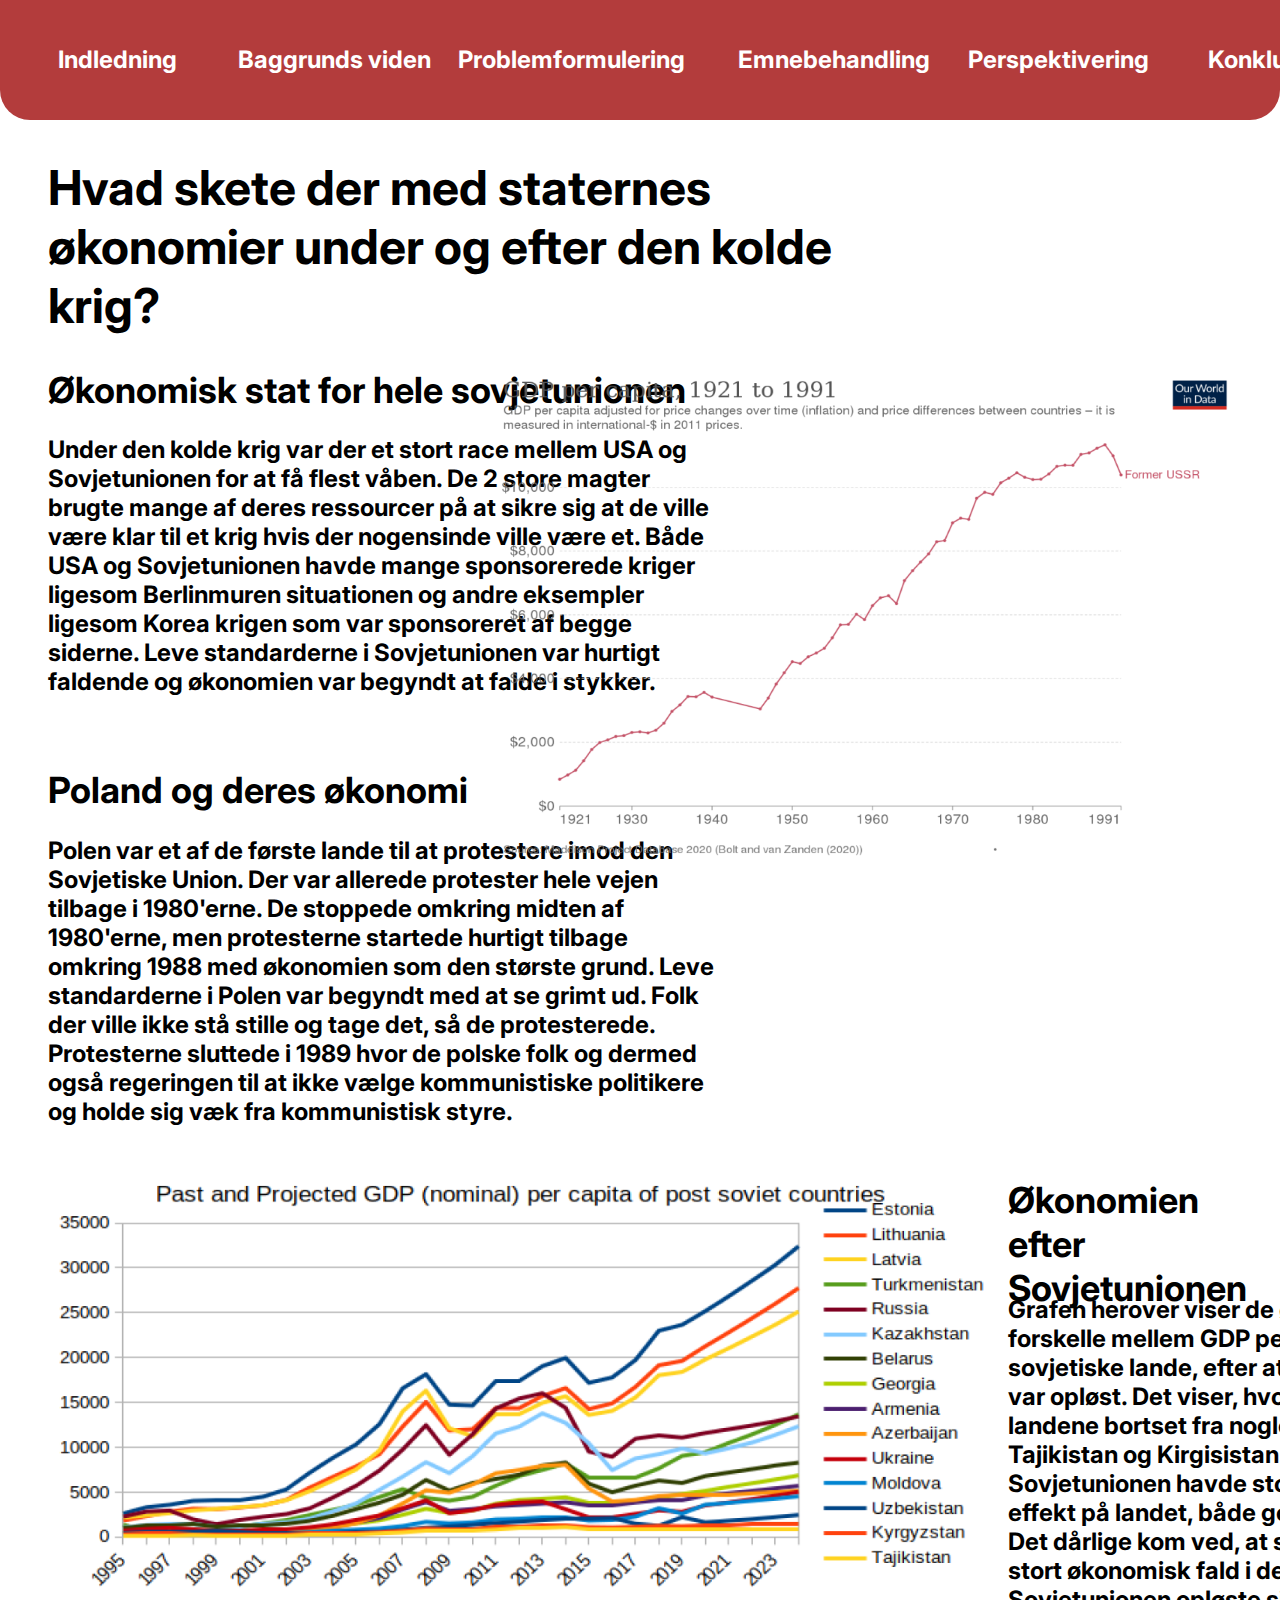
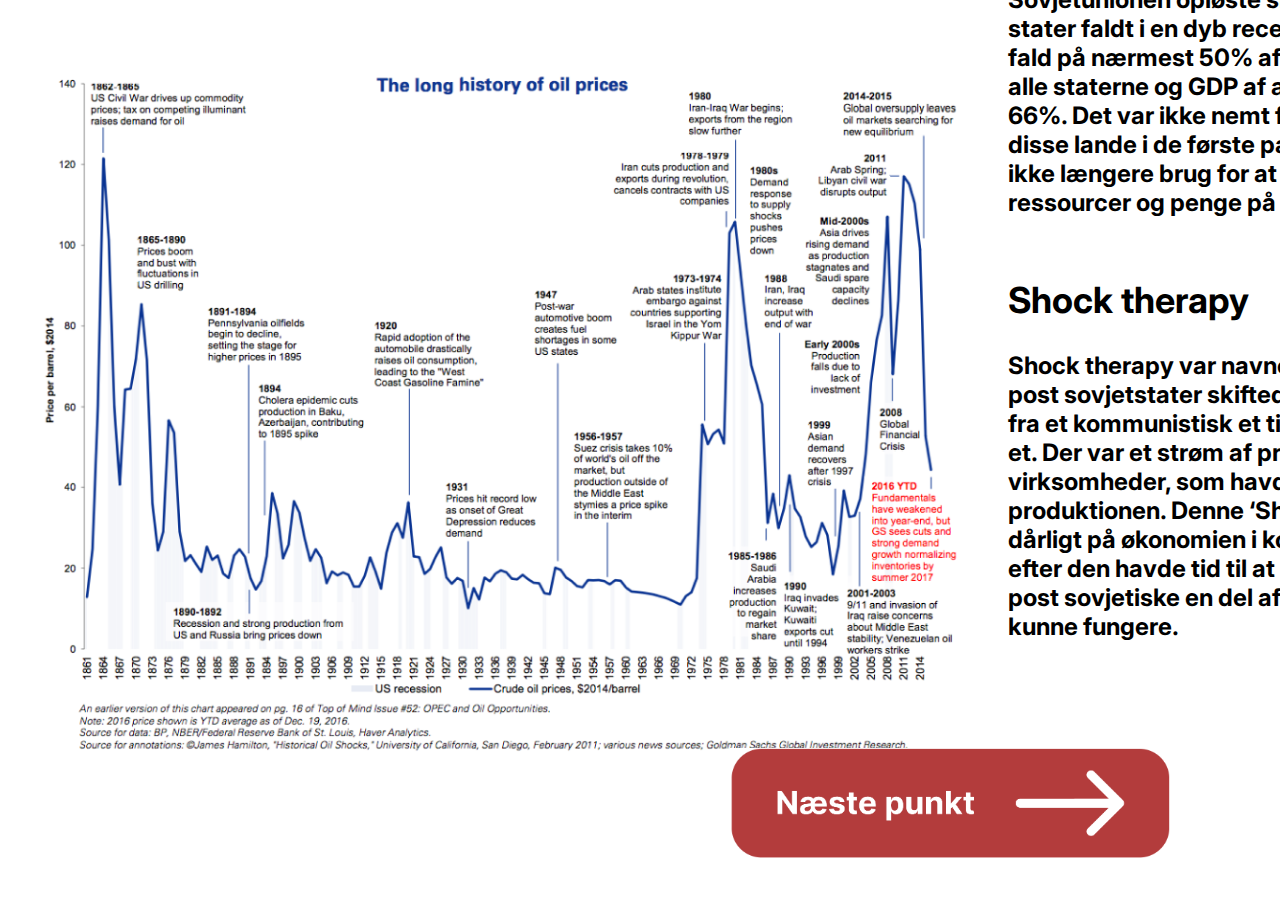
<file: problemformulering/økonomi/økonomi.html>
<!DOCTYPE html>
<html lang="en">
  <head>
    <meta charset="UTF-8" />
    <meta name="viewport" content="width=device-width, initial-scale=1.0" />
    <title>Economy</title>
    <link rel="stylesheet" href="økonomi.css" />
    <link
      rel="stylesheet"
      href="https://fonts.googleapis.com/css?family=Inter"
    />
    <link rel="preconnect" href="https://fonts.googleapis.com" />
    <link rel="preconnect" href="https://fonts.gstatic.com" crossorigin />
    <link
      href="https://fonts.googleapis.com/css2?family=Inter:wght@700&display=swap"
      rel="stylesheet"
    />
  </head>
  <body>
    <header>
      <div class="header"></div>
      <a href="/indledning/indledning.html"
        ><p class="indledning">Indledning</p></a
      >
      <a href="/baggrundsViden/baggrundsViden.html"
        ><p class="baggrundsViden">Baggrunds viden</p></a
      >
      <a href="/problemformulering/problemformulering.html"
        ><p class="problemformulering">Problemformulering</p></a
      >
      <a href="/analyse/analyse.html"
        ><p class="emnebehandling">Emnebehandling</p></a
      >
      <a href="/perspektivering/perspektivering.html"
        ><p class="perspektivering">Perspektivering</p></a
      >
      <a href="/konklusion/konklusion.html"
        ><p class="konklusion">Konklusion</p></a
      >
      <a href="/kilder/kilder.html"><p class="kilder">Kilder</p></a>
    </header>
    <h2 class="h2">
      Hvad skete der med staternes økonomier under og efter den kolde krig?
    </h2>
    <h3 class="h3" id="economy1">Økonomisk stat for hele sovjetunionen</h3>
    <p class="economy1Text">
      Under den kolde krig var der et stort race mellem USA og Sovjetunionen for
      at få flest våben. De 2 store magter brugte mange af deres ressourcer på
      at sikre sig at de ville være klar til et krig hvis der nogensinde ville
      være et. Både USA og Sovjetunionen havde mange sponsorerede kriger ligesom
      Berlinmuren situationen og andre eksempler ligesom Korea krigen som var
      sponsoreret af begge siderne. Leve standarderne i Sovjetunionen var
      hurtigt faldende og økonomien var begyndt at falde i stykker.
    </p>
    <h3 class="h3" id="economy2">Poland og deres økonomi</h3>
    <p class="economy2Text">
      Polen var et af de første lande til at protestere imod den Sovjetiske
      Union. Der var allerede protester hele vejen tilbage i 1980'erne. De
      stoppede omkring midten af 1980'erne, men protesterne startede hurtigt
      tilbage omkring 1988 med økonomien som den største grund. Leve
      standarderne i Polen var begyndt med at se grimt ud. Folk der ville ikke
      stå stille og tage det, så de protesterede. Protesterne sluttede i 1989
      hvor de polske folk og dermed også regeringen til at ikke vælge
      kommunistiske politikere og holde sig væk fra kommunistisk styre.
    </p>
    <img class="img1" src="/assets/GDP_per_capita_1921_to_1991.png" alt="" />
    <img class="img2" src="/assets/economiesAfterimg.png" alt="" />
    <h3 class="h3" id="economy3">Økonomien efter Sovjetunionen</h3>
    <p class="economy3Text">
      Grafen herover viser de økonomiske forskelle mellem GDP per capita af alle
      sovjetiske lande, efter at Sovjetunionen var opløst. Det viser, hvordan
      alle landene bortset fra nogle få ligesom Tajikistan og Kirgisistan.
      Opløsningen af Sovjetunionen havde stor økonomisk effekt på landet, både
      godt og dårligt. Det dårlige kom ved, at staterne havde et stort økonomisk
      fald i de første år, efter Sovjetunionen opløste sig. De fleste stater
      faldt i en dyb recession. Der var fald på nærmest 50% af produktionen i
      alle staterne og GDP af alle staterne faldt 66%. Det var ikke nemt for
      mange af disse lande i de første par år. Dog var der ikke længere brug for
      at bruge deres ressourcer og penge på våbenkapløb.
    </p>
    <h3 class="h3" id="economy4">Shock therapy</h3>
    <p class="economy4Text">
      Shock therapy var navnet på hvordan de post sovjetstater skiftede deres
      økonomi fra et kommunistisk et til en kapitalistisk et. Der var et strøm
      af privatisering af virksomheder, som havde bremset produktionen. Denne
      ‘Shock Therapy’ var dårligt på økonomien i korte forhold, men efter den
      havde tid til at blomstre var alle post sovjetiske en del af økonomien og
      kunne fungere.
    </p>
    <img class="img3" src="/assets/EconomyImg3.png" alt="" />
    <a href="/problemformulering/nationalister/nationalister.html"
      ><img class="nextPoint" src="/assets/nextPoint.png" alt=""
    /></a>
  </body>
</html>
</file>
<file: analyse/analyse.css>
.h1 {
  top: 100px;
  margin-left: 40px;
  position: absolute;
  width: 1250px;
  height: 76px;
  flex-shrink: 0;
  color: #000;
  font-family: Inter;
  font-size: 86px;
  font-style: normal;
  font-weight: 700;
  line-height: normal;
}
.t1 {
  margin-left: 40px;
  position: absolute;
  color: #000;
  font-family: Inter;
  font-size: 24px;
  font-style: normal;
  font-weight: 700;
  line-height: normal;
  display: flex;
  width: 638px;
  height: 336px;
  flex-direction: column;
  justify-content: center;
  flex-shrink: 0;
  margin-top: 230px;
}
.t2 {
  margin-left: 40px;
  position: absolute;
  color: #000;
  font-family: Inter;
  font-size: 24px;
  font-style: normal;
  font-weight: 700;
  line-height: normal;
  display: flex;
  width: 638px;
  height: 336px;
  flex-direction: column;
  justify-content: center;
  flex-shrink: 0;
  margin-top: 500px;
}
.t3 {
  margin-left: 730px;
  position: absolute;
  color: #000;
  font-family: Inter;
  font-size: 24px;
  font-style: normal;
  font-weight: 700;
  line-height: normal;
  display: flex;
  width: 638px;
  height: 336px;
  flex-direction: column;
  justify-content: center;
  flex-shrink: 0;
  margin-top: 178px;
}
.nextPoint {
  position: absolute;
  width: 440px;
  height: 110px;
  flex-shrink: 0;
  right: 40px;
  bottom: 40px;
}

.header {
  height: 120px;
  left: 0%;
  right: 0%;
  top: 0px;
  position: absolute;
  display: flex;

  border-radius: 0px 0px 30px 30px;
  background: #b33c3c;
}
.indledning {
  display: none;
}
.baggrundsViden {
  display: none;
}
.problemformulering {
  display: none;
}
.emnebehandling {
  display: none;
}
.perspektivering {
  display: none;
}
.konklusion {
  display: none;
}
.kilder {
  display: none;
}
@media (min-width: 720px) {
  .header {
    height: 120px;
    left: 0%;
    right: 0%;
    top: 0px;
    position: absolute;
    display: flex;
    border-radius: 0px 0px 30px 30px;
    background: #b33c3c;
  }
  .indledning {
    margin-left: 50px;
    position: absolute;
    display: flex;
    width: 256px;
    height: 54px;
    flex-direction: column;
    justify-content: center;
    flex-shrink: 0;
    color: #fff;
    text-align: left;
    font-family: Inter;
    font-size: 24px;
    font-style: normal;
    font-weight: 700;
    line-height: normal;
  }
  .baggrundsViden {
    margin-left: 230px;
    position: absolute;
    display: flex;
    width: 258px;
    height: 54px;
    flex-direction: column;
    justify-content: center;
    flex-shrink: 0;
    color: #fff;
    text-align: left;
    font-family: Inter;
    font-size: 24px;
    font-style: normal;
    font-weight: 700;
    line-height: normal;
  }
  .problemformulering {
    margin-left: 450px;
    position: absolute;
    display: flex;
    width: 258px;
    height: 54px;
    flex-direction: column;
    justify-content: center;
    flex-shrink: 0;
    color: #fff;
    text-align: left;
    font-family: Inter;
    font-size: 24px;
    font-style: normal;
    font-weight: 700;
    line-height: normal;
  }
  .emnebehandling {
    margin-left: 730px;
    position: absolute;
    display: flex;
    width: 258px;
    height: 54px;
    flex-direction: column;
    justify-content: center;
    flex-shrink: 0;
    color: #fff;
    text-align: left;
    font-family: Inter;
    font-size: 24px;
    font-style: normal;
    font-weight: 700;
    line-height: normal;
  }
  .perspektivering {
    margin-left: 960px;
    position: absolute;
    display: flex;
    width: 258px;
    height: 54px;
    flex-direction: column;
    justify-content: center;
    flex-shrink: 0;
    color: #fff;
    text-align: left;
    font-family: Inter;
    font-size: 24px;
    font-style: normal;
    font-weight: 700;
    line-height: normal;
  }
  .konklusion {
    margin-left: 1200px;
    position: absolute;
    display: flex;
    width: 258px;
    height: 54px;
    flex-direction: column;
    justify-content: center;
    flex-shrink: 0;
    color: #fff;
    text-align: left;
    font-family: Inter;
    font-size: 24px;
    font-style: normal;
    font-weight: 700;
    line-height: normal;
  }
  .kilder {
    margin-left: 1400px;
    position: absolute;
    display: flex;
    width: 108px;
    height: 54px;
    flex-direction: column;
    justify-content: center;
    flex-shrink: 0;
    color: #fff;
    text-align: left;
    font-family: Inter;
    font-size: 24px;
    font-style: normal;
    font-weight: 700;
    line-height: normal;
  }
}
</file>
<file: baggrundsViden/baggrundsViden.css>
.h1 {
  top: 100px;
  margin-left: 40px;
  position: absolute;
  width: 950px;
  height: 276px;
  flex-shrink: 0;
  color: #000;
  font-family: Inter;
  font-size: 86px;
  font-style: normal;
  font-weight: 700;
  line-height: normal;
}
body {
  height: 1200px;
}
.opstod {
  position: absolute;
  margin-left: 40px;
  margin-top: 320px;
  color: #000;
  text-align: center;
  font-family: Inter;
  font-size: 36px;
  font-style: normal;
  font-weight: 700;
  line-height: normal;
}
.opstodText {
  margin-left: 40px;
  margin-top: 350px;
  position: absolute;
  color: #000;
  font-family: Inter;
  font-size: 24px;
  font-style: normal;
  font-weight: 700;
  line-height: normal;
  display: flex;
  width: 463px;
  height: 215px;
  flex-direction: column;
  justify-content: center;
  flex-shrink: 0;
}
.våbenskapløb {
  position: absolute;
  margin-left: 540px;
  margin-top: 320px;
  color: #000;
  text-align: center;
  font-family: Inter;
  font-size: 36px;
  font-style: normal;
  font-weight: 700;
  line-height: normal;
}
.våbenskapløbText {
  margin-left: 540px;
  margin-top: 350px;
  position: absolute;
  color: #000;
  font-family: Inter;
  font-size: 24px;
  font-style: normal;
  font-weight: 700;
  line-height: normal;
  display: flex;
  width: 463px;
  height: 325px;
  flex-direction: column;
  justify-content: center;
  flex-shrink: 0;
}
.grund {
  text-align: left;
  position: absolute;
  margin-left: 1040px;
  margin-top: 320px;
  color: #000;
  font-family: Inter;
  font-size: 36px;
  font-style: normal;
  font-weight: 700;
  line-height: normal;
}
.grundText {
  margin-left: 1040px;
  margin-top: 350px;
  position: absolute;
  color: #000;
  font-family: Inter;
  font-size: 24px;
  font-style: normal;
  font-weight: 700;
  line-height: normal;
  display: flex;
  width: 463px;
  height: 355px;
  flex-direction: column;
  justify-content: center;
  flex-shrink: 0;
}
.sovjet {
  position: absolute;
  width: 1058px;
  margin-left: 40px;
  margin-top: 770px;
  color: #000;
  text-align: left;
  font-family: Inter;
  font-size: 36px;
  font-style: normal;
  font-weight: 700;
  line-height: normal;
}
.sovjetText {
  margin-left: 40px;
  margin-top: 870px;
  position: absolute;
  color: #000;
  font-family: Inter;
  font-size: 24px;
  font-style: normal;
  font-weight: 700;
  line-height: normal;
  display: flex;
  width: 1000px;
  height: 265px;
  flex-direction: column;
  justify-content: center;
  flex-shrink: 0;
}
.spacer {
  margin-top: 2000px;
}

.nextPoint {
  position: absolute;
  width: 440px;
  height: 110px;
  flex-shrink: 0;
  margin-top: 1000px;
  right: 20px;
}

.header {
  height: 120px;
  left: 0%;
  right: 0%;
  top: 0px;
  position: absolute;
  display: flex;

  border-radius: 0px 0px 30px 30px;
  background: #b33c3c;
}
.indledning {
  display: none;
}
.baggrundsViden {
  display: none;
}
.problemformulering {
  display: none;
}
.emnebehandling {
  display: none;
}
.perspektivering {
  display: none;
}
.konklusion {
  display: none;
}
.kilder {
  display: none;
}
@media (min-width: 720px) {
  .header {
    height: 120px;
    left: 0%;
    right: 0%;
    top: 0px;
    position: absolute;
    display: flex;
    border-radius: 0px 0px 30px 30px;
    background: #b33c3c;
  }
  .indledning {
    margin-left: 50px;
    position: absolute;
    display: flex;
    width: 256px;
    height: 54px;
    flex-direction: column;
    justify-content: center;
    flex-shrink: 0;
    color: #fff;
    text-align: left;
    font-family: Inter;
    font-size: 24px;
    font-style: normal;
    font-weight: 700;
    line-height: normal;
  }
  .baggrundsViden {
    margin-left: 230px;
    position: absolute;
    display: flex;
    width: 258px;
    height: 54px;
    flex-direction: column;
    justify-content: center;
    flex-shrink: 0;
    color: #fff;
    text-align: left;
    font-family: Inter;
    font-size: 24px;
    font-style: normal;
    font-weight: 700;
    line-height: normal;
  }
  .problemformulering {
    margin-left: 450px;
    position: absolute;
    display: flex;
    width: 258px;
    height: 54px;
    flex-direction: column;
    justify-content: center;
    flex-shrink: 0;
    color: #fff;
    text-align: left;
    font-family: Inter;
    font-size: 24px;
    font-style: normal;
    font-weight: 700;
    line-height: normal;
  }
  .emnebehandling {
    margin-left: 730px;
    position: absolute;
    display: flex;
    width: 258px;
    height: 54px;
    flex-direction: column;
    justify-content: center;
    flex-shrink: 0;
    color: #fff;
    text-align: left;
    font-family: Inter;
    font-size: 24px;
    font-style: normal;
    font-weight: 700;
    line-height: normal;
  }
  .perspektivering {
    margin-left: 960px;
    position: absolute;
    display: flex;
    width: 258px;
    height: 54px;
    flex-direction: column;
    justify-content: center;
    flex-shrink: 0;
    color: #fff;
    text-align: left;
    font-family: Inter;
    font-size: 24px;
    font-style: normal;
    font-weight: 700;
    line-height: normal;
  }
  .konklusion {
    margin-left: 1200px;
    position: absolute;
    display: flex;
    width: 258px;
    height: 54px;
    flex-direction: column;
    justify-content: center;
    flex-shrink: 0;
    color: #fff;
    text-align: left;
    font-family: Inter;
    font-size: 24px;
    font-style: normal;
    font-weight: 700;
    line-height: normal;
  }
  .kilder {
    margin-left: 1400px;
    position: absolute;
    display: flex;
    width: 108px;
    height: 54px;
    flex-direction: column;
    justify-content: center;
    flex-shrink: 0;
    color: #fff;
    text-align: left;
    font-family: Inter;
    font-size: 24px;
    font-style: normal;
    font-weight: 700;
    line-height: normal;
  }
}
</file>
<file: indledning/indledning.css>
.h1 {
  top: 100px;
  margin-left: 40px;
  position: absolute;
  width: 950px;
  height: 76px;
  flex-shrink: 0;
  color: #000;
  font-family: Inter;
  font-size: 86px;
  font-style: normal;
  font-weight: 700;
  line-height: normal;
}
.mainText {
  margin-left: 40px;
  position: absolute;
  color: #000;
  font-family: Inter;
  font-size: 24px;
  font-style: normal;
  font-weight: 700;
  line-height: normal;
  display: flex;
  width: 838px;
  height: 336px;
  flex-direction: column;
  justify-content: center;
  flex-shrink: 0;
  margin-top: 230px;
}
.nextPoint {
  position: absolute;
  width: 440px;
  height: 110px;
  flex-shrink: 0;
  right: 20px;
  bottom: 20px;
}

.header {
  height: 120px;
  left: 0%;
  right: 0%;
  top: 0px;
  position: absolute;
  display: flex;

  border-radius: 0px 0px 30px 30px;
  background: #b33c3c;
}
.indledning {
  display: none;
}
.baggrundsViden {
  display: none;
}
.problemformulering {
  display: none;
}
.emnebehandling {
  display: none;
}
.perspektivering {
  display: none;
}
.konklusion {
  display: none;
}
.kilder {
  display: none;
}
@media (min-width: 720px) {
  .header {
    height: 120px;
    left: 0%;
    right: 0%;
    top: 0px;
    position: absolute;
    display: flex;
    border-radius: 0px 0px 30px 30px;
    background: #b33c3c;
  }
  .indledning {
    margin-left: 50px;
    position: absolute;
    display: flex;
    width: 256px;
    height: 54px;
    flex-direction: column;
    justify-content: center;
    flex-shrink: 0;
    color: #fff;
    text-align: left;
    font-family: Inter;
    font-size: 24px;
    font-style: normal;
    font-weight: 700;
    line-height: normal;
  }
  .baggrundsViden {
    margin-left: 230px;
    position: absolute;
    display: flex;
    width: 258px;
    height: 54px;
    flex-direction: column;
    justify-content: center;
    flex-shrink: 0;
    color: #fff;
    text-align: left;
    font-family: Inter;
    font-size: 24px;
    font-style: normal;
    font-weight: 700;
    line-height: normal;
  }
  .problemformulering {
    margin-left: 450px;
    position: absolute;
    display: flex;
    width: 258px;
    height: 54px;
    flex-direction: column;
    justify-content: center;
    flex-shrink: 0;
    color: #fff;
    text-align: left;
    font-family: Inter;
    font-size: 24px;
    font-style: normal;
    font-weight: 700;
    line-height: normal;
  }
  .emnebehandling {
    margin-left: 730px;
    position: absolute;
    display: flex;
    width: 258px;
    height: 54px;
    flex-direction: column;
    justify-content: center;
    flex-shrink: 0;
    color: #fff;
    text-align: left;
    font-family: Inter;
    font-size: 24px;
    font-style: normal;
    font-weight: 700;
    line-height: normal;
  }
  .perspektivering {
    margin-left: 960px;
    position: absolute;
    display: flex;
    width: 258px;
    height: 54px;
    flex-direction: column;
    justify-content: center;
    flex-shrink: 0;
    color: #fff;
    text-align: left;
    font-family: Inter;
    font-size: 24px;
    font-style: normal;
    font-weight: 700;
    line-height: normal;
  }
  .konklusion {
    margin-left: 1200px;
    position: absolute;
    display: flex;
    width: 258px;
    height: 54px;
    flex-direction: column;
    justify-content: center;
    flex-shrink: 0;
    color: #fff;
    text-align: left;
    font-family: Inter;
    font-size: 24px;
    font-style: normal;
    font-weight: 700;
    line-height: normal;
  }
  .kilder {
    margin-left: 1400px;
    position: absolute;
    display: flex;
    width: 108px;
    height: 54px;
    flex-direction: column;
    justify-content: center;
    flex-shrink: 0;
    color: #fff;
    text-align: left;
    font-family: Inter;
    font-size: 24px;
    font-style: normal;
    font-weight: 700;
    line-height: normal;
  }
}
</file>
<file: kilder/kilder.css>
.h1 {
  top: 100px;
  margin-left: 40px;
  position: absolute;
  width: 950px;
  height: 76px;
  flex-shrink: 0;
  color: #000;
  font-family: Inter;
  font-size: 86px;
  font-style: normal;
  font-weight: 700;
  line-height: normal;
}
body {
  height: 1050px;
}
.nextPoint {
  position: absolute;
  width: 440px;
  height: 110px;
  flex-shrink: 0;
  left: 40px;
  margin-top: 900px;
}
.link {
  position: absolute;
  margin-top: 290px;
  margin-left: 40px;
  color: #000;
  font-family: Inter;
  font-size: 32px;
  font-style: normal;
  font-weight: 700;
  line-height: normal;
  text-decoration-line: underline;
}
#l2 {
  margin-top: 350px;
}
#l3 {
  margin-top: 480px;
}
#l4 {
  margin-top: 540px;
}
#l5 {
  margin-top: 600px;
}
#l6 {
  margin-top: 670px;
}
#l7 {
  margin-top: 770px;
}
.header {
  height: 120px;
  left: 0%;
  right: 0%;
  top: 0px;
  position: absolute;
  display: flex;

  border-radius: 0px 0px 30px 30px;
  background: #b33c3c;
}
.indledning {
  display: none;
}
.baggrundsViden {
  display: none;
}
.problemformulering {
  display: none;
}
.emnebehandling {
  display: none;
}
.perspektivering {
  display: none;
}
.konklusion {
  display: none;
}
.kilder {
  display: none;
}
@media (min-width: 720px) {
  .header {
    height: 120px;
    left: 0%;
    right: 0%;
    top: 0px;
    position: absolute;
    display: flex;
    border-radius: 0px 0px 30px 30px;
    background: #b33c3c;
  }
  .indledning {
    margin-left: 50px;
    position: absolute;
    display: flex;
    width: 256px;
    height: 54px;
    flex-direction: column;
    justify-content: center;
    flex-shrink: 0;
    color: #fff;
    text-align: left;
    font-family: Inter;
    font-size: 24px;
    font-style: normal;
    font-weight: 700;
    line-height: normal;
  }
  .baggrundsViden {
    margin-left: 230px;
    position: absolute;
    display: flex;
    width: 258px;
    height: 54px;
    flex-direction: column;
    justify-content: center;
    flex-shrink: 0;
    color: #fff;
    text-align: left;
    font-family: Inter;
    font-size: 24px;
    font-style: normal;
    font-weight: 700;
    line-height: normal;
  }
  .problemformulering {
    margin-left: 450px;
    position: absolute;
    display: flex;
    width: 258px;
    height: 54px;
    flex-direction: column;
    justify-content: center;
    flex-shrink: 0;
    color: #fff;
    text-align: left;
    font-family: Inter;
    font-size: 24px;
    font-style: normal;
    font-weight: 700;
    line-height: normal;
  }
  .emnebehandling {
    margin-left: 730px;
    position: absolute;
    display: flex;
    width: 258px;
    height: 54px;
    flex-direction: column;
    justify-content: center;
    flex-shrink: 0;
    color: #fff;
    text-align: left;
    font-family: Inter;
    font-size: 24px;
    font-style: normal;
    font-weight: 700;
    line-height: normal;
  }
  .perspektivering {
    margin-left: 960px;
    position: absolute;
    display: flex;
    width: 258px;
    height: 54px;
    flex-direction: column;
    justify-content: center;
    flex-shrink: 0;
    color: #fff;
    text-align: left;
    font-family: Inter;
    font-size: 24px;
    font-style: normal;
    font-weight: 700;
    line-height: normal;
  }
  .konklusion {
    margin-left: 1200px;
    position: absolute;
    display: flex;
    width: 258px;
    height: 54px;
    flex-direction: column;
    justify-content: center;
    flex-shrink: 0;
    color: #fff;
    text-align: left;
    font-family: Inter;
    font-size: 24px;
    font-style: normal;
    font-weight: 700;
    line-height: normal;
  }
  .kilder {
    margin-left: 1400px;
    position: absolute;
    display: flex;
    width: 108px;
    height: 54px;
    flex-direction: column;
    justify-content: center;
    flex-shrink: 0;
    color: #fff;
    text-align: left;
    font-family: Inter;
    font-size: 24px;
    font-style: normal;
    font-weight: 700;
    line-height: normal;
  }
}
</file>
<file: konklusion/konklusion.css>
.h1 {
  top: 100px;
  margin-left: 40px;
  position: absolute;
  width: 950px;
  height: 76px;
  flex-shrink: 0;
  color: #000;
  font-family: Inter;
  font-size: 86px;
  font-style: normal;
  font-weight: 700;
  line-height: normal;
}
body {
  height: 750px;
}
.mainText {
  margin-left: 40px;
  position: absolute;
  color: #000;
  font-family: Inter;
  font-size: 24px;
  font-style: normal;
  font-weight: 700;
  line-height: normal;
  display: flex;
  width: 838px;
  height: 336px;
  flex-direction: column;
  justify-content: center;
  flex-shrink: 0;
  margin-top: 330px;
}
.nextPoint {
  position: absolute;
  width: 440px;
  height: 110px;
  flex-shrink: 0;
  right: 40px;
  bottom: 40px;
}

.header {
  height: 120px;
  left: 0%;
  right: 0%;
  top: 0px;
  position: absolute;
  display: flex;

  border-radius: 0px 0px 30px 30px;
  background: #b33c3c;
}
.indledning {
  display: none;
}
.baggrundsViden {
  display: none;
}
.problemformulering {
  display: none;
}
.emnebehandling {
  display: none;
}
.perspektivering {
  display: none;
}
.konklusion {
  display: none;
}
.kilder {
  display: none;
}
@media (min-width: 720px) {
  .header {
    height: 120px;
    left: 0%;
    right: 0%;
    top: 0px;
    position: absolute;
    display: flex;
    border-radius: 0px 0px 30px 30px;
    background: #b33c3c;
  }
  .indledning {
    margin-left: 50px;
    position: absolute;
    display: flex;
    width: 256px;
    height: 54px;
    flex-direction: column;
    justify-content: center;
    flex-shrink: 0;
    color: #fff;
    text-align: left;
    font-family: Inter;
    font-size: 24px;
    font-style: normal;
    font-weight: 700;
    line-height: normal;
  }
  .baggrundsViden {
    margin-left: 230px;
    position: absolute;
    display: flex;
    width: 258px;
    height: 54px;
    flex-direction: column;
    justify-content: center;
    flex-shrink: 0;
    color: #fff;
    text-align: left;
    font-family: Inter;
    font-size: 24px;
    font-style: normal;
    font-weight: 700;
    line-height: normal;
  }
  .problemformulering {
    margin-left: 450px;
    position: absolute;
    display: flex;
    width: 258px;
    height: 54px;
    flex-direction: column;
    justify-content: center;
    flex-shrink: 0;
    color: #fff;
    text-align: left;
    font-family: Inter;
    font-size: 24px;
    font-style: normal;
    font-weight: 700;
    line-height: normal;
  }
  .emnebehandling {
    margin-left: 730px;
    position: absolute;
    display: flex;
    width: 258px;
    height: 54px;
    flex-direction: column;
    justify-content: center;
    flex-shrink: 0;
    color: #fff;
    text-align: left;
    font-family: Inter;
    font-size: 24px;
    font-style: normal;
    font-weight: 700;
    line-height: normal;
  }
  .perspektivering {
    margin-left: 960px;
    position: absolute;
    display: flex;
    width: 258px;
    height: 54px;
    flex-direction: column;
    justify-content: center;
    flex-shrink: 0;
    color: #fff;
    text-align: left;
    font-family: Inter;
    font-size: 24px;
    font-style: normal;
    font-weight: 700;
    line-height: normal;
  }
  .konklusion {
    margin-left: 1200px;
    position: absolute;
    display: flex;
    width: 258px;
    height: 54px;
    flex-direction: column;
    justify-content: center;
    flex-shrink: 0;
    color: #fff;
    text-align: left;
    font-family: Inter;
    font-size: 24px;
    font-style: normal;
    font-weight: 700;
    line-height: normal;
  }
  .kilder {
    margin-left: 1400px;
    position: absolute;
    display: flex;
    width: 108px;
    height: 54px;
    flex-direction: column;
    justify-content: center;
    flex-shrink: 0;
    color: #fff;
    text-align: left;
    font-family: Inter;
    font-size: 24px;
    font-style: normal;
    font-weight: 700;
    line-height: normal;
  }
}
</file>
<file: landingPage/landingPage.css>
.h1 {
  top: 100px;
  margin-left: 40px;
  position: absolute;
  width: 950px;
  height: 276px;
  flex-shrink: 0;
  color: #000;
  font-family: Inter;
  font-size: 86px;
  font-style: normal;
  font-weight: 700;
  line-height: normal;
}
.countries {
  top: 350px;
  margin-left: 40px;
  position: absolute;
  width: 916.446px;
  height: 183px;
  flex-shrink: 0;
  color: #000;
  font-family: Inter;
  font-size: 34px;
  font-style: normal;
  font-weight: 700;
  line-height: normal;
}
.infoNext {
  top: 550px;
  margin-left: 40px;
  position: absolute;
  display: flex;
  width: 863px;
  height: 200px;
  flex-direction: column;
  justify-content: center;
  flex-shrink: 0;
  color: #000;
  font-family: Inter;
  font-size: 50px;
  font-style: normal;
  font-weight: 400;
  line-height: normal;
  text-decoration-line: underline;
}
.flag {
  position: absolute;
  right: 0px;
  top: 235px;
}

.header {
  height: 120px;
  left: 0%;
  right: 0%;
  top: 0px;
  position: absolute;
  display: flex;

  border-radius: 0px 0px 30px 30px;
  background: #b33c3c;
}
.indledning {
  display: none;
}
.baggrundsViden {
  display: none;
}
.problemformulering {
  display: none;
}
.emnebehandling {
  display: none;
}
.perspektivering {
  display: none;
}
.konklusion {
  display: none;
}
.kilder {
  display: none;
}
@media (min-width: 720px) {
  .header {
    height: 120px;
    left: 0%;
    right: 0%;
    top: 0px;
    position: absolute;
    display: flex;
    border-radius: 0px 0px 30px 30px;
    background: #b33c3c;
  }
  .indledning {
    margin-left: 50px;
    position: absolute;
    display: flex;
    width: 256px;
    height: 54px;
    flex-direction: column;
    justify-content: center;
    flex-shrink: 0;
    color: #fff;
    text-align: left;
    font-family: Inter;
    font-size: 24px;
    font-style: normal;
    font-weight: 700;
    line-height: normal;
  }
  .baggrundsViden {
    margin-left: 230px;
    position: absolute;
    display: flex;
    width: 258px;
    height: 54px;
    flex-direction: column;
    justify-content: center;
    flex-shrink: 0;
    color: #fff;
    text-align: left;
    font-family: Inter;
    font-size: 24px;
    font-style: normal;
    font-weight: 700;
    line-height: normal;
  }
  .problemformulering {
    margin-left: 450px;
    position: absolute;
    display: flex;
    width: 258px;
    height: 54px;
    flex-direction: column;
    justify-content: center;
    flex-shrink: 0;
    color: #fff;
    text-align: left;
    font-family: Inter;
    font-size: 24px;
    font-style: normal;
    font-weight: 700;
    line-height: normal;
  }
  .emnebehandling {
    margin-left: 730px;
    position: absolute;
    display: flex;
    width: 258px;
    height: 54px;
    flex-direction: column;
    justify-content: center;
    flex-shrink: 0;
    color: #fff;
    text-align: left;
    font-family: Inter;
    font-size: 24px;
    font-style: normal;
    font-weight: 700;
    line-height: normal;
  }
  .perspektivering {
    margin-left: 960px;
    position: absolute;
    display: flex;
    width: 258px;
    height: 54px;
    flex-direction: column;
    justify-content: center;
    flex-shrink: 0;
    color: #fff;
    text-align: left;
    font-family: Inter;
    font-size: 24px;
    font-style: normal;
    font-weight: 700;
    line-height: normal;
  }
  .konklusion {
    margin-left: 1200px;
    position: absolute;
    display: flex;
    width: 258px;
    height: 54px;
    flex-direction: column;
    justify-content: center;
    flex-shrink: 0;
    color: #fff;
    text-align: left;
    font-family: Inter;
    font-size: 24px;
    font-style: normal;
    font-weight: 700;
    line-height: normal;
  }
  .kilder {
    margin-left: 1400px;
    position: absolute;
    display: flex;
    width: 108px;
    height: 54px;
    flex-direction: column;
    justify-content: center;
    flex-shrink: 0;
    color: #fff;
    text-align: left;
    font-family: Inter;
    font-size: 24px;
    font-style: normal;
    font-weight: 700;
    line-height: normal;
  }
}
</file>
<file: perspektivering/perspektivering.css>
body {
  height: 1350px;
}

.h1 {
  top: 100px;
  margin-left: 0.46511627906976744em;
  position: absolute;
  width: 1350px;
  height: 76px;
  flex-shrink: 0;
  color: #000;
  font-family: Inter;
  font-size: 86px;
  font-style: normal;
  font-weight: 700;
  line-height: normal;
}
.t1 {
  margin-left: 40px;
  position: absolute;
  color: #000;
  font-family: Inter;
  font-size: 24px;
  font-style: normal;
  font-weight: 700;
  line-height: normal;
  display: flex;
  width: 638px;
  height: 336px;
  flex-direction: column;
  justify-content: center;
  flex-shrink: 0;
  margin-top: 290px;
}
.t2 {
  margin-left: 800px;
  position: absolute;
  color: #000;
  font-family: Inter;
  font-size: 24px;
  font-style: normal;
  font-weight: 700;
  line-height: normal;
  display: flex;
  width: 638px;
  height: 336px;
  flex-direction: column;
  justify-content: center;
  flex-shrink: 0;
  margin-top: 320px;
}
.t3 {
  text-align: center;
  margin-left: 350px;
  position: absolute;
  color: #000;
  font-family: Inter;
  font-size: 24px;
  font-style: normal;
  font-weight: 700;
  line-height: normal;
  display: flex;
  width: 938px;
  height: 336px;
  flex-direction: column;
  justify-content: center;
  flex-shrink: 0;
  margin-top: 720px;
}
.nextPoint {
  position: absolute;
  width: 440px;
  height: 110px;
  flex-shrink: 0;
  margin-left: 650px;
  margin-top: 1100px;
}

.header {
  height: 120px;
  left: 0%;
  right: 0%;
  top: 0px;
  position: absolute;
  display: flex;

  border-radius: 0px 0px 30px 30px;
  background: #b33c3c;
}
.indledning {
  display: none;
}
.baggrundsViden {
  display: none;
}
.problemformulering {
  display: none;
}
.emnebehandling {
  display: none;
}
.perspektivering {
  display: none;
}
.konklusion {
  display: none;
}
.kilder {
  display: none;
}
@media (min-width: 720px) {
  .header {
    height: 120px;
    left: 0%;
    right: 0%;
    top: 0px;
    position: absolute;
    display: flex;
    border-radius: 0px 0px 30px 30px;
    background: #b33c3c;
  }
  .indledning {
    margin-left: 2.0833333333333335em;
    position: absolute;
    display: flex;
    width: 256px;
    height: 54px;
    flex-direction: column;
    justify-content: center;
    flex-shrink: 0;
    color: #fff;
    text-align: left;
    font-family: Inter;
    font-size: 24px;
    font-style: normal;
    font-weight: 700;
    line-height: normal;
  }
  .baggrundsViden {
    margin-left: 9.583333333333334em;
    position: absolute;
    display: flex;
    width: 258px;
    height: 54px;
    flex-direction: column;
    justify-content: center;
    flex-shrink: 0;
    color: #fff;
    text-align: left;
    font-family: Inter;
    font-size: 24px;
    font-style: normal;
    font-weight: 700;
    line-height: normal;
  }
  .problemformulering {
    margin-left: 18.75em;
    position: absolute;
    display: flex;
    width: 258px;
    height: 54px;
    flex-direction: column;
    justify-content: center;
    flex-shrink: 0;
    color: #fff;
    text-align: left;
    font-family: Inter;
    font-size: 24px;
    font-style: normal;
    font-weight: 700;
    line-height: normal;
  }
  .emnebehandling {
    margin-left: 30.416666666666668em;
    position: absolute;
    display: flex;
    width: 258px;
    height: 54px;
    flex-direction: column;
    justify-content: center;
    flex-shrink: 0;
    color: #fff;
    text-align: left;
    font-family: Inter;
    font-size: 24px;
    font-style: normal;
    font-weight: 700;
    line-height: normal;
  }
  .perspektivering {
    margin-left: 40em;
    position: absolute;
    display: flex;
    width: 258px;
    height: 54px;
    flex-direction: column;
    justify-content: center;
    flex-shrink: 0;
    color: #fff;
    text-align: left;
    font-family: Inter;
    font-size: 24px;
    font-style: normal;
    font-weight: 700;
    line-height: normal;
  }
  .konklusion {
    margin-left: 50em;
    position: absolute;
    display: flex;
    width: 258px;
    height: 54px;
    flex-direction: column;
    justify-content: center;
    flex-shrink: 0;
    color: #fff;
    text-align: left;
    font-family: Inter;
    font-size: 24px;
    font-style: normal;
    font-weight: 700;
    line-height: normal;
  }
  .kilder {
    margin-left: 1400px;
    position: absolute;
    display: flex;
    width: 108px;
    height: 54px;
    flex-direction: column;
    justify-content: center;
    flex-shrink: 0;
    color: #fff;
    text-align: left;
    font-family: Inter;
    font-size: 24px;
    font-style: normal;
    font-weight: 700;
    line-height: normal;
  }
}
</file>
<file: problemformulering/problemformulering.css>
.h1 {
  top: 100px;
  margin-left: 40px;
  position: absolute;
  width: 950px;
  height: 276px;
  flex-shrink: 0;
  color: #000;
  font-family: Inter;
  font-size: 86px;
  font-style: normal;
  font-weight: 700;
  line-height: normal;
}
.problemstilling {
  margin-left: 40px;
  position: absolute;
  width: 948px;
  height: 296px;
  margin-top: 270px;
  flex-direction: column;
  justify-content: center;
  flex-shrink: 0;
  color: #000;
  font-family: Inter;
  font-size: 36px;
  font-style: normal;
  font-weight: 700;
  line-height: normal;
}
.arbejdsspørgsmål {
  margin-left: 40px;
  position: absolute;
  width: 108px;
  height: 30px;
  margin-top: 590px;
  flex-direction: column;
  justify-content: center;
  flex-shrink: 0;
  color: #000;
  font-family: Inter;
  font-size: 36px;
  font-style: normal;
  font-weight: 700;
  line-height: normal;
}
.sp1 {
  margin-left: 40px;
  text-decoration-line: underline;
  position: absolute;
  height: 296px;
  margin-top: 670px;
  flex-direction: column;
  justify-content: center;
  flex-shrink: 0;
  color: #000;
  font-family: Inter;
  font-size: 36px;
  font-style: normal;
  font-weight: 700;
  line-height: normal;
}
.sp2 {
  margin-left: 40px;
  text-decoration-line: underline;
  position: absolute;
  height: 296px;
  margin-top: 760px;
  flex-direction: column;
  justify-content: center;
  flex-shrink: 0;
  color: #000;
  font-family: Inter;
  font-size: 36px;
  font-style: normal;
  font-weight: 700;
  line-height: normal;
}
.sp3 {
  margin-left: 40px;
  text-decoration-line: underline;
  position: absolute;
  height: 296px;
  margin-top: 890px;
  flex-direction: column;
  justify-content: center;
  flex-shrink: 0;
  color: #000;
  font-family: Inter;
  font-size: 36px;
  font-style: normal;
  font-weight: 700;
  line-height: normal;
}

.nextPoint {
  position: absolute;
  width: 440px;
  height: 110px;
  flex-shrink: 0;
  left: 40px;
  margin-top: 1050px;
}

.header {
  height: 120px;
  left: 0%;
  right: 0%;
  top: 0px;
  position: absolute;
  display: flex;

  border-radius: 0px 0px 30px 30px;
  background: #b33c3c;
}
.indledning {
  display: none;
}
.baggrundsViden {
  display: none;
}
.problemformulering {
  display: none;
}
.emnebehandling {
  display: none;
}
.perspektivering {
  display: none;
}
.konklusion {
  display: none;
}
.kilder {
  display: none;
}
@media (min-width: 720px) {
  .header {
    height: 120px;
    left: 0%;
    right: 0%;
    top: 0px;
    position: absolute;
    display: flex;
    border-radius: 0px 0px 30px 30px;
    background: #b33c3c;
  }
  .indledning {
    margin-left: 50px;
    position: absolute;
    display: flex;
    width: 256px;
    height: 54px;
    flex-direction: column;
    justify-content: center;
    flex-shrink: 0;
    color: #fff;
    text-align: left;
    font-family: Inter;
    font-size: 24px;
    font-style: normal;
    font-weight: 700;
    line-height: normal;
  }
  .baggrundsViden {
    margin-left: 230px;
    position: absolute;
    display: flex;
    width: 258px;
    height: 54px;
    flex-direction: column;
    justify-content: center;
    flex-shrink: 0;
    color: #fff;
    text-align: left;
    font-family: Inter;
    font-size: 24px;
    font-style: normal;
    font-weight: 700;
    line-height: normal;
  }
  .problemformulering {
    margin-left: 450px;
    position: absolute;
    display: flex;
    width: 258px;
    height: 54px;
    flex-direction: column;
    justify-content: center;
    flex-shrink: 0;
    color: #fff;
    text-align: left;
    font-family: Inter;
    font-size: 24px;
    font-style: normal;
    font-weight: 700;
    line-height: normal;
  }
  .emnebehandling {
    margin-left: 730px;
    position: absolute;
    display: flex;
    width: 258px;
    height: 54px;
    flex-direction: column;
    justify-content: center;
    flex-shrink: 0;
    color: #fff;
    text-align: left;
    font-family: Inter;
    font-size: 24px;
    font-style: normal;
    font-weight: 700;
    line-height: normal;
  }
  .perspektivering {
    margin-left: 960px;
    position: absolute;
    display: flex;
    width: 258px;
    height: 54px;
    flex-direction: column;
    justify-content: center;
    flex-shrink: 0;
    color: #fff;
    text-align: left;
    font-family: Inter;
    font-size: 24px;
    font-style: normal;
    font-weight: 700;
    line-height: normal;
  }
  .konklusion {
    margin-left: 1200px;
    position: absolute;
    display: flex;
    width: 258px;
    height: 54px;
    flex-direction: column;
    justify-content: center;
    flex-shrink: 0;
    color: #fff;
    text-align: left;
    font-family: Inter;
    font-size: 24px;
    font-style: normal;
    font-weight: 700;
    line-height: normal;
  }
  .kilder {
    margin-left: 1400px;
    position: absolute;
    display: flex;
    width: 108px;
    height: 54px;
    flex-direction: column;
    justify-content: center;
    flex-shrink: 0;
    color: #fff;
    text-align: left;
    font-family: Inter;
    font-size: 24px;
    font-style: normal;
    font-weight: 700;
    line-height: normal;
  }
}
</file>
<file: problemformulering/magten/magten.css>
body {
  height: 1880px;
}
.h2 {
  color: #000;
  font-family: Inter;
  font-size: 48px;
  font-style: normal;
  font-weight: 700;
  line-height: normal;
  position: absolute;
  margin-left: 40px;
  margin-top: 150px;
  width: 900px;
}
.h3 {
  color: #000;
  font-family: Inter;
  font-size: 36px;
  font-style: normal;
  font-weight: 700;
  line-height: normal;
  position: absolute;
  margin-left: 40px;
}
.est {
  position: absolute;
  margin-top: 390px;
  margin-left: 40px;
}
.estT {
  color: #000;
  text-align: left;
  width: 500px;
  font-family: Inter;
  font-size: 24px;
  font-style: normal;
  font-weight: 700;
  line-height: normal;
  position: absolute;
  margin-left: 340px;
  margin-top: 430px;
}
.ukr {
  position: absolute;
  margin-top: 690px;
  margin-left: 40px;
}
.ukrT {
  color: #000;
  text-align: left;
  width: 500px;
  font-family: Inter;
  font-size: 24px;
  font-style: normal;
  font-weight: 700;
  line-height: normal;
  position: absolute;
  margin-left: 340px;
  margin-top: 660px;
}
.gor {
  position: absolute;
  margin-top: 990px;
  margin-left: 40px;
}
.gorT {
  color: #000;
  text-align: left;
  width: 500px;
  font-family: Inter;
  font-size: 24px;
  font-style: normal;
  font-weight: 700;
  line-height: normal;
  position: absolute;
  margin-left: 340px;
  margin-top: 970px;
}
.arm {
  position: absolute;
  margin-top: 1290px;
  margin-left: 40px;
}
.armT {
  color: #000;
  text-align: left;
  width: 500px;
  font-family: Inter;
  font-size: 24px;
  font-style: normal;
  font-weight: 700;
  line-height: normal;
  position: absolute;
  margin-left: 340px;
  margin-top: 1280px;
}
.kaz {
  position: absolute;
  margin-top: 1590px;
  margin-left: 40px;
}
.kazT {
  color: #000;
  text-align: left;
  width: 500px;
  font-family: Inter;
  font-size: 24px;
  font-style: normal;
  font-weight: 700;
  line-height: normal;
  position: absolute;
  margin-left: 340px;
  margin-top: 1620px;
}
#mario {
  right: 380px;
  margin-top: 380px;
}
.t1 {
  color: #000;
  text-align: left;
  width: 500px;
  font-family: Inter;
  font-size: 24px;
  font-style: normal;
  font-weight: 700;
  line-height: normal;
  position: absolute;
  margin-top: 420px;
  right: 185px;
}
#konk {
  right: 490px;
  margin-top: 1080px;
}
.t2 {
  color: #000;
  text-align: left;
  width: 500px;
  font-family: Inter;
  font-size: 24px;
  font-style: normal;
  font-weight: 700;
  line-height: normal;
  position: absolute;
  margin-top: 1125px;
  right: 185px;
}
.nextPoint {
  position: absolute;
  width: 440px;
  height: 110px;
  right: 250px;
  margin-top: 1650px;
}

.header {
  height: 120px;
  left: 0%;
  right: 0%;
  top: 0px;
  position: absolute;
  display: flex;

  border-radius: 0px 0px 30px 30px;
  background: #b33c3c;
}
.indledning {
  display: none;
}
.baggrundsViden {
  display: none;
}
.problemformulering {
  display: none;
}
.emnebehandling {
  display: none;
}
.perspektivering {
  display: none;
}
.konklusion {
  display: none;
}
.kilder {
  display: none;
}
@media (min-width: 720px) {
  .header {
    height: 120px;
    left: 0%;
    right: 0%;
    top: 0px;
    position: absolute;
    display: flex;
    border-radius: 0px 0px 30px 30px;
    background: #b33c3c;
  }
  .indledning {
    margin-left: 50px;
    position: absolute;
    display: flex;
    width: 256px;
    height: 54px;
    flex-direction: column;
    justify-content: center;
    flex-shrink: 0;
    color: #fff;
    text-align: left;
    font-family: Inter;
    font-size: 24px;
    font-style: normal;
    font-weight: 700;
    line-height: normal;
  }
  .baggrundsViden {
    margin-left: 230px;
    position: absolute;
    display: flex;
    width: 258px;
    height: 54px;
    flex-direction: column;
    justify-content: center;
    flex-shrink: 0;
    color: #fff;
    text-align: left;
    font-family: Inter;
    font-size: 24px;
    font-style: normal;
    font-weight: 700;
    line-height: normal;
  }
  .problemformulering {
    margin-left: 450px;
    position: absolute;
    display: flex;
    width: 258px;
    height: 54px;
    flex-direction: column;
    justify-content: center;
    flex-shrink: 0;
    color: #fff;
    text-align: left;
    font-family: Inter;
    font-size: 24px;
    font-style: normal;
    font-weight: 700;
    line-height: normal;
  }
  .emnebehandling {
    margin-left: 730px;
    position: absolute;
    display: flex;
    width: 258px;
    height: 54px;
    flex-direction: column;
    justify-content: center;
    flex-shrink: 0;
    color: #fff;
    text-align: left;
    font-family: Inter;
    font-size: 24px;
    font-style: normal;
    font-weight: 700;
    line-height: normal;
  }
  .perspektivering {
    margin-left: 960px;
    position: absolute;
    display: flex;
    width: 258px;
    height: 54px;
    flex-direction: column;
    justify-content: center;
    flex-shrink: 0;
    color: #fff;
    text-align: left;
    font-family: Inter;
    font-size: 24px;
    font-style: normal;
    font-weight: 700;
    line-height: normal;
  }
  .konklusion {
    margin-left: 1200px;
    position: absolute;
    display: flex;
    width: 258px;
    height: 54px;
    flex-direction: column;
    justify-content: center;
    flex-shrink: 0;
    color: #fff;
    text-align: left;
    font-family: Inter;
    font-size: 24px;
    font-style: normal;
    font-weight: 700;
    line-height: normal;
  }
  .kilder {
    margin-left: 1400px;
    position: absolute;
    display: flex;
    width: 108px;
    height: 54px;
    flex-direction: column;
    justify-content: center;
    flex-shrink: 0;
    color: #fff;
    text-align: left;
    font-family: Inter;
    font-size: 24px;
    font-style: normal;
    font-weight: 700;
    line-height: normal;
  }
}
</file>
<file: problemformulering/nationalister/nationalister.css>
.h2 {
  color: #000;
  font-family: Inter;
  font-size: 48px;
  font-style: normal;
  font-weight: 700;
  line-height: normal;
  position: absolute;
  margin-left: 40px;
  margin-top: 150px;
  width: 900px;
}
.h3 {
  color: #000;
  font-family: Inter;
  font-size: 36px;
  font-style: normal;
  font-weight: 700;
  line-height: normal;
  position: absolute;
  margin-left: 40px;
}
#t1 {
  margin-top: 400px;
}
.t1t {
  color: #000;
  font-family: Inter;
  font-size: 24px;
  font-style: normal;
  font-weight: 700;
  line-height: normal;
  position: absolute;
  margin-left: 40px;
  margin-top: 450px;
  width: 400px;
}
#t2 {
  margin-top: 750px;
}
.t2t {
  color: #000;
  font-family: Inter;
  font-size: 24px;
  font-style: normal;
  font-weight: 700;
  line-height: normal;
  position: absolute;
  margin-left: 40px;
  margin-top: 800px;
  width: 400px;
}
#t3 {
  margin-top: 1750px;
}
.t3t {
  color: #000;
  font-family: Inter;
  font-size: 24px;
  font-style: normal;
  font-weight: 700;
  line-height: normal;
  position: absolute;
  margin-left: 40px;
  margin-top: 1810px;
  width: 900px;
}
.rus {
  position: absolute;
  margin-top: 400px;
  right: 700px;
}
.rusT {
  color: #000;
  text-align: left;
  width: 500px;
  font-family: Inter;
  font-size: 24px;
  font-style: normal;
  font-weight: 700;
  line-height: normal;
  position: absolute;
  right: 175px;
  margin-top: 410px;
}
.bal {
  position: absolute;
  margin-top: 730px;
  right: 700px;
}
.balT {
  color: #000;
  text-align: left;
  width: 500px;
  font-family: Inter;
  font-size: 24px;
  font-style: normal;
  font-weight: 700;
  line-height: normal;
  position: absolute;
  right: 175px;
  margin-top: 710px;
}
.ukr {
  position: absolute;
  margin-top: 1060px;
  right: 700px;
}
.ukrT {
  color: #000;
  text-align: left;
  width: 500px;
  font-family: Inter;
  font-size: 24px;
  font-style: normal;
  font-weight: 700;
  line-height: normal;
  position: absolute;
  right: 175px;
  margin-top: 1080px;
}
.kaz {
  position: absolute;
  margin-top: 1390px;
  right: 700px;
}
.kazT {
  color: #000;
  text-align: left;
  width: 500px;
  font-family: Inter;
  font-size: 24px;
  font-style: normal;
  font-weight: 700;
  line-height: normal;
  position: absolute;
  right: 175px;
  margin-top: 1430px;
}
body {
  height: 2000px;
}
.nextPoint {
  position: absolute;
  width: 440px;
  height: 110px;
  flex-shrink: 0;
  right: 40px;
  margin-top: 2000px;
}
.header {
  height: 120px;
  left: 0%;
  right: 0%;
  top: 0px;
  position: absolute;
  display: flex;

  border-radius: 0px 0px 30px 30px;
  background: #b33c3c;
}
.indledning {
  display: none;
}
.baggrundsViden {
  display: none;
}
.problemformulering {
  display: none;
}
.emnebehandling {
  display: none;
}
.perspektivering {
  display: none;
}
.konklusion {
  display: none;
}
.kilder {
  display: none;
}
@media (min-width: 720px) {
  .header {
    height: 120px;
    left: 0%;
    right: 0%;
    top: 0px;
    position: absolute;
    display: flex;
    border-radius: 0px 0px 30px 30px;
    background: #b33c3c;
  }
  .indledning {
    margin-left: 50px;
    position: absolute;
    display: flex;
    width: 256px;
    height: 54px;
    flex-direction: column;
    justify-content: center;
    flex-shrink: 0;
    color: #fff;
    text-align: left;
    font-family: Inter;
    font-size: 24px;
    font-style: normal;
    font-weight: 700;
    line-height: normal;
  }
  .baggrundsViden {
    margin-left: 230px;
    position: absolute;
    display: flex;
    width: 258px;
    height: 54px;
    flex-direction: column;
    justify-content: center;
    flex-shrink: 0;
    color: #fff;
    text-align: left;
    font-family: Inter;
    font-size: 24px;
    font-style: normal;
    font-weight: 700;
    line-height: normal;
  }
  .problemformulering {
    margin-left: 450px;
    position: absolute;
    display: flex;
    width: 258px;
    height: 54px;
    flex-direction: column;
    justify-content: center;
    flex-shrink: 0;
    color: #fff;
    text-align: left;
    font-family: Inter;
    font-size: 24px;
    font-style: normal;
    font-weight: 700;
    line-height: normal;
  }
  .emnebehandling {
    margin-left: 730px;
    position: absolute;
    display: flex;
    width: 258px;
    height: 54px;
    flex-direction: column;
    justify-content: center;
    flex-shrink: 0;
    color: #fff;
    text-align: left;
    font-family: Inter;
    font-size: 24px;
    font-style: normal;
    font-weight: 700;
    line-height: normal;
  }
  .perspektivering {
    margin-left: 960px;
    position: absolute;
    display: flex;
    width: 258px;
    height: 54px;
    flex-direction: column;
    justify-content: center;
    flex-shrink: 0;
    color: #fff;
    text-align: left;
    font-family: Inter;
    font-size: 24px;
    font-style: normal;
    font-weight: 700;
    line-height: normal;
  }
  .konklusion {
    margin-left: 1200px;
    position: absolute;
    display: flex;
    width: 258px;
    height: 54px;
    flex-direction: column;
    justify-content: center;
    flex-shrink: 0;
    color: #fff;
    text-align: left;
    font-family: Inter;
    font-size: 24px;
    font-style: normal;
    font-weight: 700;
    line-height: normal;
  }
  .kilder {
    margin-left: 1400px;
    position: absolute;
    display: flex;
    width: 108px;
    height: 54px;
    flex-direction: column;
    justify-content: center;
    flex-shrink: 0;
    color: #fff;
    text-align: left;
    font-family: Inter;
    font-size: 24px;
    font-style: normal;
    font-weight: 700;
    line-height: normal;
  }
}
</file>
<file: problemformulering/økonomi/økonomi.css>
body {
  height: 2500px;
}
.nextPoint {
  position: absolute;
  width: 440px;
  height: 110px;
  flex-shrink: 0;
  right: 110px;
  margin-top: 2340px;
}
.h2 {
  color: #000;
  font-family: Inter;
  font-size: 48px;
  font-style: normal;
  font-weight: 700;
  line-height: normal;
  position: absolute;
  margin-left: 40px;
  margin-top: 150px;
  width: 900px;
}
.h3 {
  color: #000;
  font-family: Inter;
  font-size: 36px;
  font-style: normal;
  font-weight: 700;
  line-height: normal;
  position: absolute;
  margin-left: 40px;
}
#economy1 {
  margin-top: 360px;
}
.economy1Text {
  display: flex;
  position: absolute;
  margin-left: 40px;
  width: 669px;
  height: 375px;
  margin-top: 370px;
  flex-direction: column;
  justify-content: center;
  flex-shrink: 0;
  color: #000;
  font-family: Inter;
  font-size: 24px;
  font-style: normal;
  font-weight: 700;
  line-height: normal;
}
#economy2 {
  margin-top: 760px;
}
.economy2Text {
  display: flex;
  position: absolute;
  margin-left: 40px;
  width: 669px;
  height: 375px;
  margin-top: 785px;
  flex-direction: column;
  justify-content: center;
  flex-shrink: 0;
  color: #000;
  font-family: Inter;
  font-size: 24px;
  font-style: normal;
  font-weight: 700;
  line-height: normal;
}
#economy3 {
  margin-top: 1170px;
  margin-left: 1000px;
}
.economy3Text {
  display: flex;
  position: absolute;
  width: 469px;
  height: 375px;
  margin-top: 1360px;
  margin-left: 1000px;
  flex-direction: column;
  justify-content: center;
  flex-shrink: 0;
  color: #000;
  font-family: Inter;
  font-size: 24px;
  font-style: normal;
  font-weight: 700;
  line-height: normal;
}
#economy4 {
  margin-top: 1870px;
  margin-left: 1000px;
}
.economy4Text {
  display: flex;
  position: absolute;
  width: 469px;
  height: 375px;
  margin-top: 1900px;
  margin-left: 1000px;
  flex-direction: column;
  justify-content: center;
  flex-shrink: 0;
  color: #000;
  font-family: Inter;
  font-size: 24px;
  font-style: normal;
  font-weight: 700;
  line-height: normal;
}
.img1 {
  width: 750px;
  height: 500.25px;
  position: absolute;
  right: 40px;
  margin-top: 360px;
}
.img2 {
  width: 960px;
  height: 450px;
  position: absolute;
  left: 40px;
  margin-top: 1150px;
}
.img3 {
  width: 926px;
  height: 710.733px;
  flex-shrink: 0;
  position: absolute;
  left: 40px;
  margin-top: 1650px;
}
.header {
  height: 120px;
  left: 0%;
  right: 0%;
  top: 0px;
  position: absolute;
  display: flex;

  border-radius: 0px 0px 30px 30px;
  background: #b33c3c;
}
.indledning {
  display: none;
}
.baggrundsViden {
  display: none;
}
.problemformulering {
  display: none;
}
.emnebehandling {
  display: none;
}
.perspektivering {
  display: none;
}
.konklusion {
  display: none;
}
.kilder {
  display: none;
}
@media (min-width: 720px) {
  .header {
    height: 120px;
    left: 0%;
    right: 0%;
    top: 0px;
    position: absolute;
    display: flex;
    border-radius: 0px 0px 30px 30px;
    background: #b33c3c;
  }
  .indledning {
    margin-left: 50px;
    position: absolute;
    display: flex;
    width: 256px;
    height: 54px;
    flex-direction: column;
    justify-content: center;
    flex-shrink: 0;
    color: #fff;
    text-align: left;
    font-family: Inter;
    font-size: 24px;
    font-style: normal;
    font-weight: 700;
    line-height: normal;
  }
  .baggrundsViden {
    margin-left: 230px;
    position: absolute;
    display: flex;
    width: 258px;
    height: 54px;
    flex-direction: column;
    justify-content: center;
    flex-shrink: 0;
    color: #fff;
    text-align: left;
    font-family: Inter;
    font-size: 24px;
    font-style: normal;
    font-weight: 700;
    line-height: normal;
  }
  .problemformulering {
    margin-left: 450px;
    position: absolute;
    display: flex;
    width: 258px;
    height: 54px;
    flex-direction: column;
    justify-content: center;
    flex-shrink: 0;
    color: #fff;
    text-align: left;
    font-family: Inter;
    font-size: 24px;
    font-style: normal;
    font-weight: 700;
    line-height: normal;
  }
  .emnebehandling {
    margin-left: 730px;
    position: absolute;
    display: flex;
    width: 258px;
    height: 54px;
    flex-direction: column;
    justify-content: center;
    flex-shrink: 0;
    color: #fff;
    text-align: left;
    font-family: Inter;
    font-size: 24px;
    font-style: normal;
    font-weight: 700;
    line-height: normal;
  }
  .perspektivering {
    margin-left: 960px;
    position: absolute;
    display: flex;
    width: 258px;
    height: 54px;
    flex-direction: column;
    justify-content: center;
    flex-shrink: 0;
    color: #fff;
    text-align: left;
    font-family: Inter;
    font-size: 24px;
    font-style: normal;
    font-weight: 700;
    line-height: normal;
  }
  .konklusion {
    margin-left: 1200px;
    position: absolute;
    display: flex;
    width: 258px;
    height: 54px;
    flex-direction: column;
    justify-content: center;
    flex-shrink: 0;
    color: #fff;
    text-align: left;
    font-family: Inter;
    font-size: 24px;
    font-style: normal;
    font-weight: 700;
    line-height: normal;
  }
  .kilder {
    margin-left: 1400px;
    position: absolute;
    display: flex;
    width: 108px;
    height: 54px;
    flex-direction: column;
    justify-content: center;
    flex-shrink: 0;
    color: #fff;
    text-align: left;
    font-family: Inter;
    font-size: 24px;
    font-style: normal;
    font-weight: 700;
    line-height: normal;
  }
}
</file>
